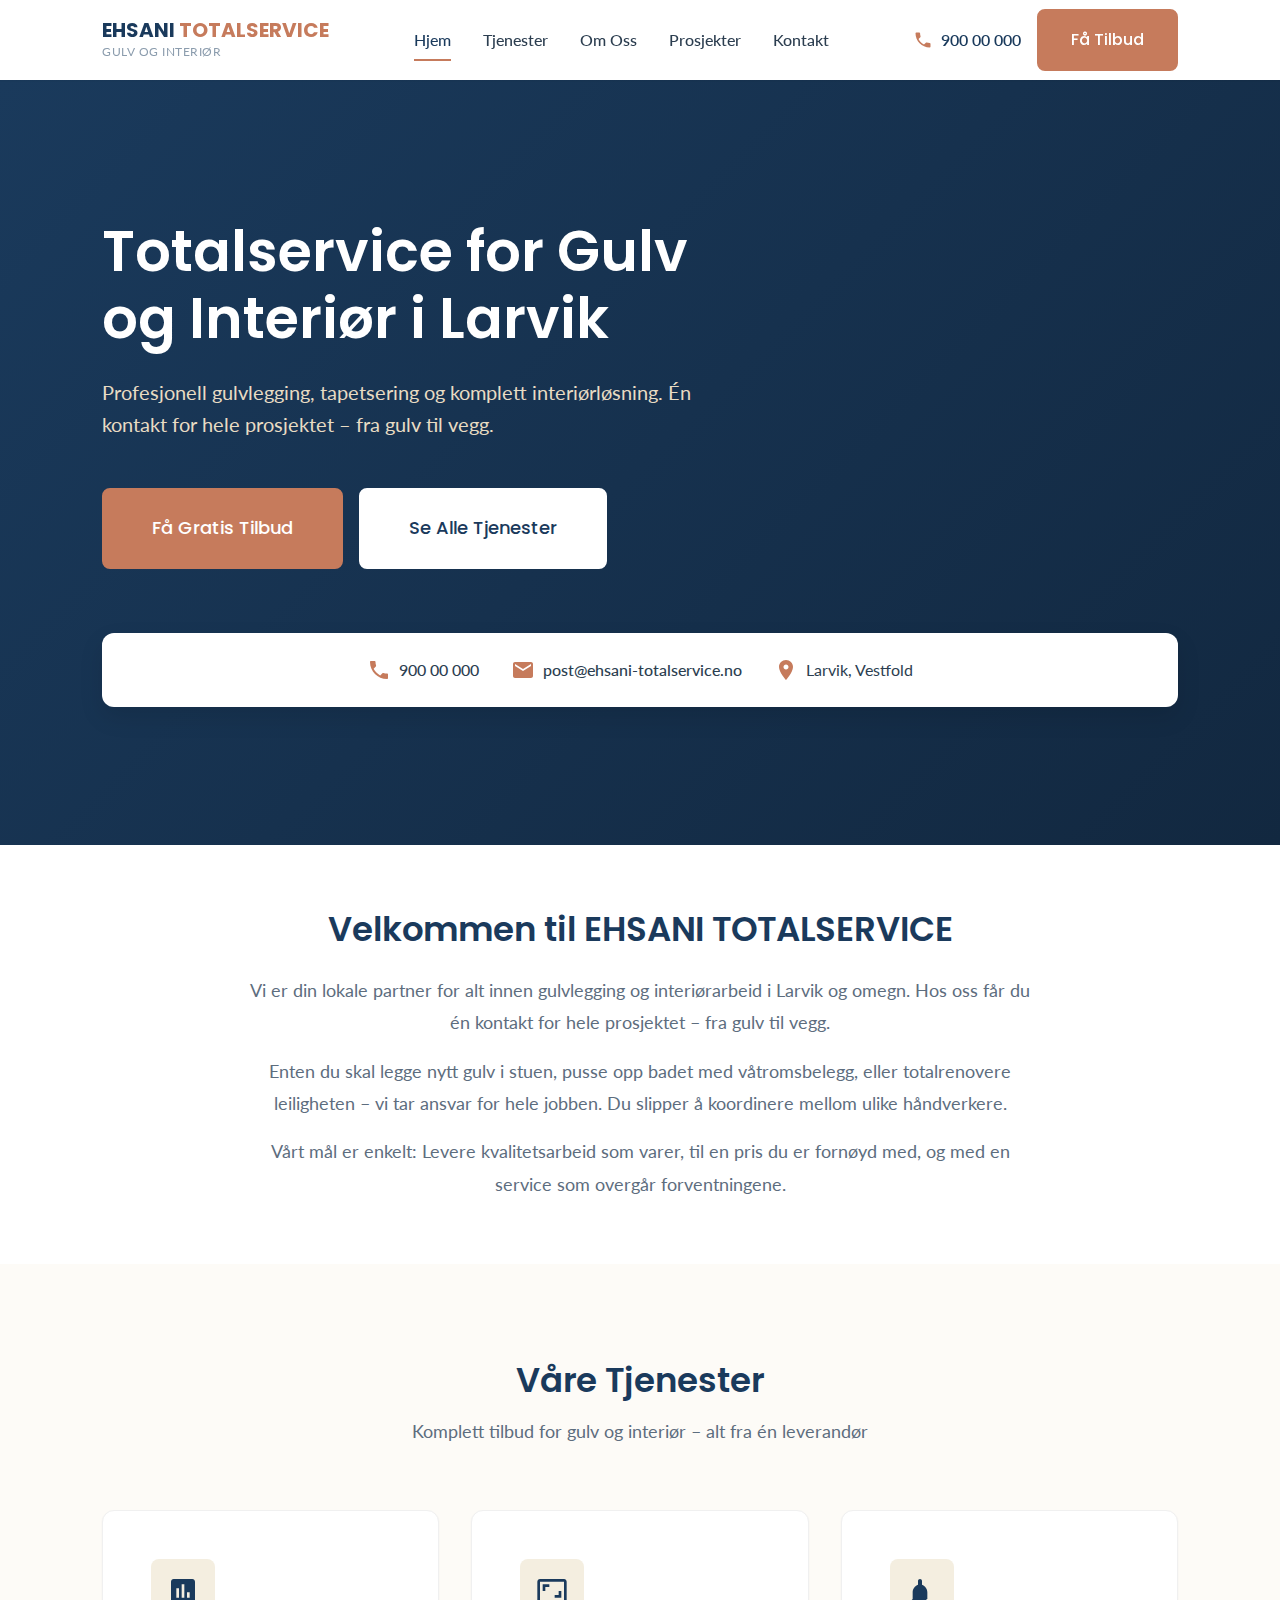
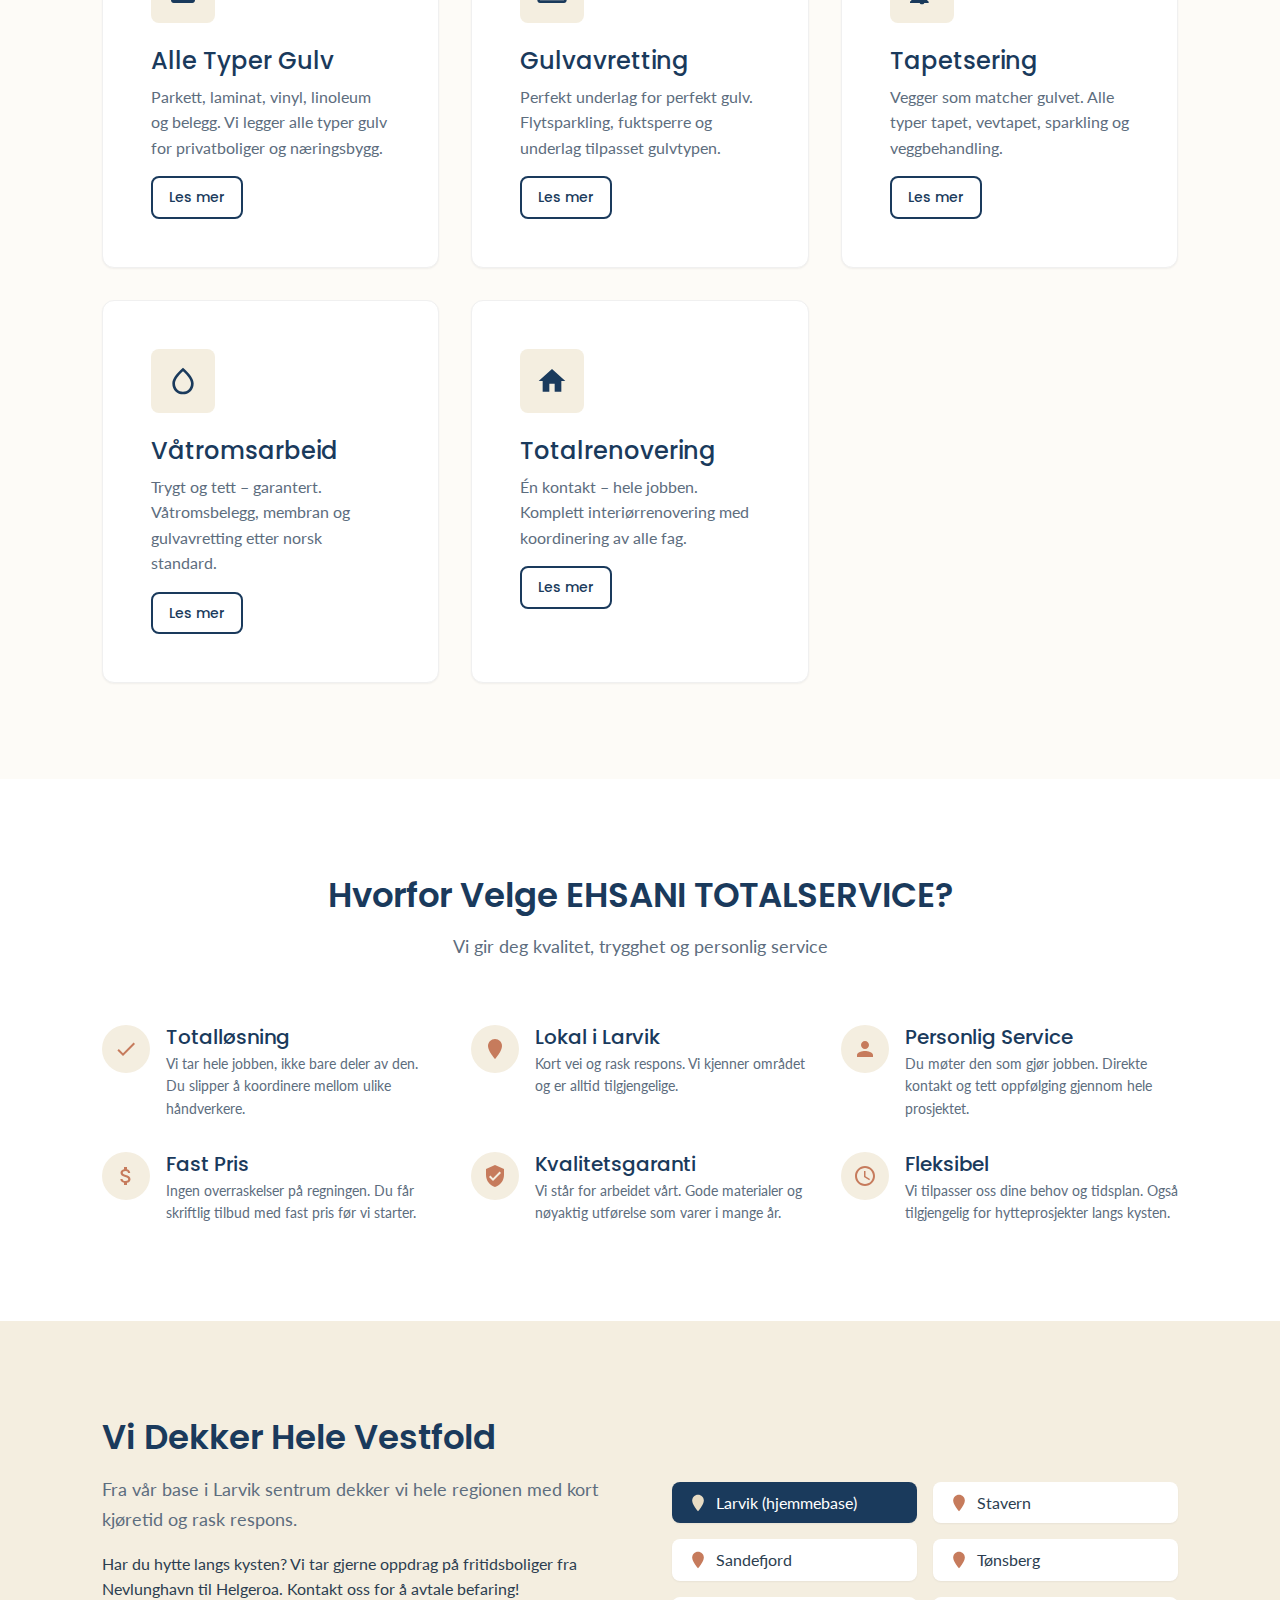
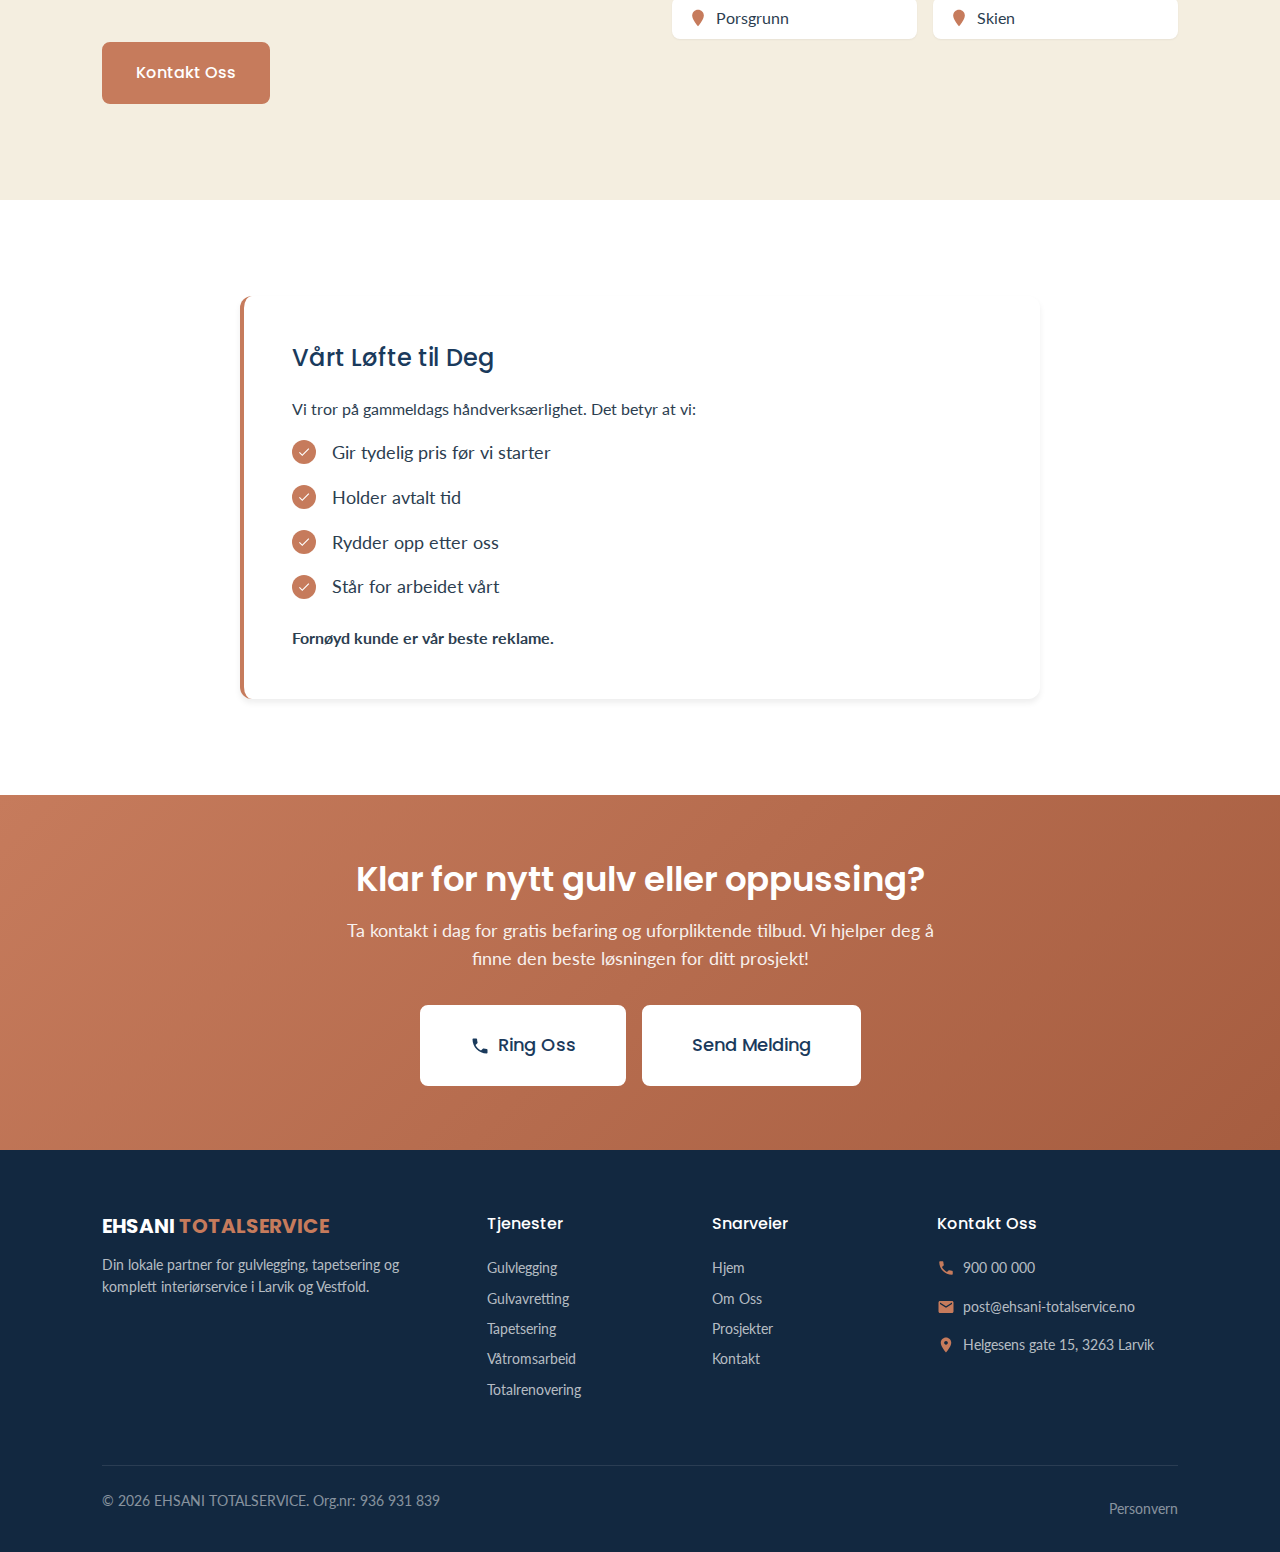
<file: index.html>
<!DOCTYPE html>
<html lang="nb">
<head>
    <meta charset="UTF-8">
    <meta name="viewport" content="width=device-width, initial-scale=1.0">
    <meta http-equiv="X-UA-Compatible" content="IE=edge">

    <!-- SEO Meta Tags -->
    <title>Gulvlegger Larvik | EHSANI TOTALSERVICE - Gulv, Tapetsering, Interiør</title>
    <meta name="description" content="Profesjonell gulvlegger i Larvik. Totalservice for gulv, tapetsering og interiør. Parkett, laminat, vinyl, våtrom. Gratis befaring i Vestfold!">
    <meta name="keywords" content="gulvlegger larvik, gulvlegging larvik, parkett larvik, vinyl gulv, tapetsering, våtrom, totalservice interiør">
    <meta name="author" content="EHSANI TOTALSERVICE">
    <meta name="robots" content="index, follow">

    <!-- Open Graph -->
    <meta property="og:title" content="EHSANI TOTALSERVICE - Gulvlegger i Larvik">
    <meta property="og:description" content="Profesjonell gulvlegging, tapetsering og interiørservice i Larvik og Vestfold. Gratis befaring!">
    <meta property="og:type" content="website">
    <meta property="og:url" content="https://ehsani-totalservice.no">
    <meta property="og:locale" content="nb_NO">

    <!-- Favicon -->
    <link rel="icon" type="image/x-icon" href="favicon.ico">

    <!-- Google Fonts -->
    <link rel="preconnect" href="https://fonts.googleapis.com">
    <link rel="preconnect" href="https://fonts.gstatic.com" crossorigin>
    <link href="https://fonts.googleapis.com/css2?family=Lato:wght@400;700&family=Poppins:wght@500;600;700&display=swap" rel="stylesheet">

    <!-- Stylesheets -->
    <link rel="stylesheet" href="css/style.css">
    <link rel="stylesheet" href="css/responsive.css">

    <!-- Schema.org Markup -->
    <script type="application/ld+json">
    {
        "@context": "https://schema.org",
        "@type": "HomeAndConstructionBusiness",
        "name": "EHSANI TOTALSERVICE",
        "description": "Profesjonell gulvlegger og interiørspesialist i Larvik. Totalservice for gulv, tapetsering og komplett interiørløsning i Vestfold.",
        "@id": "https://ehsani-totalservice.no",
        "url": "https://ehsani-totalservice.no",
        "telephone": "+4790000000",
        "email": "post@ehsani-totalservice.no",
        "address": {
            "@type": "PostalAddress",
            "streetAddress": "Helgesens gate 15",
            "addressLocality": "Larvik",
            "postalCode": "3263",
            "addressCountry": "NO"
        },
        "geo": {
            "@type": "GeoCoordinates",
            "latitude": 59.0527,
            "longitude": 10.0267
        },
        "areaServed": ["Larvik", "Sandefjord", "Stavern", "Tønsberg", "Porsgrunn", "Skien", "Vestfold", "Telemark"],
        "priceRange": "$$",
        "openingHoursSpecification": {
            "@type": "OpeningHoursSpecification",
            "dayOfWeek": ["Monday", "Tuesday", "Wednesday", "Thursday", "Friday"],
            "opens": "07:00",
            "closes": "16:00"
        }
    }
    </script>
</head>
<body>
    <!-- Header -->
    <header class="header">
        <div class="container">
            <div class="header-inner">
                <a href="index.html" class="logo">
                    <div>
                        <div class="logo-text">EHSANI <span>TOTALSERVICE</span></div>
                        <div class="logo-tagline">Gulv og Interiør</div>
                    </div>
                </a>

                <nav class="nav-main" aria-label="Hovednavigasjon">
                    <a href="index.html" class="active">Hjem</a>
                    <a href="tjenester.html">Tjenester</a>
                    <a href="om-oss.html">Om Oss</a>
                    <a href="prosjekter.html">Prosjekter</a>
                    <a href="kontakt.html">Kontakt</a>
                </nav>

                <div class="header-cta">
                    <a href="tel:+4790000000" class="header-phone">
                        <svg xmlns="http://www.w3.org/2000/svg" viewBox="0 0 24 24" fill="currentColor">
                            <path d="M6.62 10.79c1.44 2.83 3.76 5.14 6.59 6.59l2.2-2.2c.27-.27.67-.36 1.02-.24 1.12.37 2.33.57 3.57.57.55 0 1 .45 1 1V20c0 .55-.45 1-1 1-9.39 0-17-7.61-17-17 0-.55.45-1 1-1h3.5c.55 0 1 .45 1 1 0 1.25.2 2.45.57 3.57.11.35.03.74-.25 1.02l-2.2 2.2z"/>
                        </svg>
                        <span>900 00 000</span>
                    </a>
                    <a href="kontakt.html" class="btn btn-primary">Få Tilbud</a>
                </div>

                <button class="menu-toggle" aria-label="Meny" aria-expanded="false">
                    <span></span>
                    <span></span>
                    <span></span>
                </button>
            </div>
        </div>
    </header>

    <!-- Hero Section -->
    <section class="hero">
        <div class="hero-bg" style="background-image: url('https://images.unsplash.com/photo-1600585154340-be6161a56a0c?w=1920&q=80');"></div>
        <div class="container">
            <div class="hero-content">
                <h1>Totalservice for Gulv og Interiør i Larvik</h1>
                <p class="hero-subtitle">Profesjonell gulvlegging, tapetsering og komplett interiørløsning. Én kontakt for hele prosjektet – fra gulv til vegg.</p>
                <div class="hero-buttons">
                    <a href="kontakt.html" class="btn btn-primary btn-lg">Få Gratis Tilbud</a>
                    <a href="tjenester.html" class="btn btn-white btn-lg">Se Alle Tjenester</a>
                </div>
            </div>

            <div class="quick-contact">
                <div class="quick-contact-item">
                    <svg xmlns="http://www.w3.org/2000/svg" viewBox="0 0 24 24" fill="currentColor">
                        <path d="M6.62 10.79c1.44 2.83 3.76 5.14 6.59 6.59l2.2-2.2c.27-.27.67-.36 1.02-.24 1.12.37 2.33.57 3.57.57.55 0 1 .45 1 1V20c0 .55-.45 1-1 1-9.39 0-17-7.61-17-17 0-.55.45-1 1-1h3.5c.55 0 1 .45 1 1 0 1.25.2 2.45.57 3.57.11.35.03.74-.25 1.02l-2.2 2.2z"/>
                    </svg>
                    <a href="tel:+4790000000">900 00 000</a>
                </div>
                <div class="quick-contact-item">
                    <svg xmlns="http://www.w3.org/2000/svg" viewBox="0 0 24 24" fill="currentColor">
                        <path d="M20 4H4c-1.1 0-2 .9-2 2v12c0 1.1.9 2 2 2h16c1.1 0 2-.9 2-2V6c0-1.1-.9-2-2-2zm0 4l-8 5-8-5V6l8 5 8-5v2z"/>
                    </svg>
                    <a href="mailto:post@ehsani-totalservice.no">post@ehsani-totalservice.no</a>
                </div>
                <div class="quick-contact-item">
                    <svg xmlns="http://www.w3.org/2000/svg" viewBox="0 0 24 24" fill="currentColor">
                        <path d="M12 2C8.13 2 5 5.13 5 9c0 5.25 7 13 7 13s7-7.75 7-13c0-3.87-3.13-7-7-7zm0 9.5c-1.38 0-2.5-1.12-2.5-2.5s1.12-2.5 2.5-2.5 2.5 1.12 2.5 2.5-1.12 2.5-2.5 2.5z"/>
                    </svg>
                    <span>Larvik, Vestfold</span>
                </div>
            </div>
        </div>
    </section>

    <!-- Intro Section -->
    <section class="intro-section bg-white">
        <div class="container">
            <div class="intro-text">
                <h2>Velkommen til EHSANI TOTALSERVICE</h2>
                <p>Vi er din lokale partner for alt innen gulvlegging og interiørarbeid i Larvik og omegn. Hos oss får du én kontakt for hele prosjektet – fra gulv til vegg.</p>
                <p>Enten du skal legge nytt gulv i stuen, pusse opp badet med våtromsbelegg, eller totalrenovere leiligheten – vi tar ansvar for hele jobben. Du slipper å koordinere mellom ulike håndverkere.</p>
                <p>Vårt mål er enkelt: Levere kvalitetsarbeid som varer, til en pris du er fornøyd med, og med en service som overgår forventningene.</p>
            </div>
        </div>
    </section>

    <!-- Services Section -->
    <section class="section bg-light">
        <div class="container">
            <div class="section-header">
                <h2>Våre Tjenester</h2>
                <p>Komplett tilbud for gulv og interiør – alt fra én leverandør</p>
            </div>

            <div class="services-grid">
                <!-- Service 1: Gulvlegging -->
                <div class="service-card">
                    <div class="service-icon">
                        <svg xmlns="http://www.w3.org/2000/svg" viewBox="0 0 24 24" fill="currentColor">
                            <path d="M19 3H5c-1.1 0-2 .9-2 2v14c0 1.1.9 2 2 2h14c1.1 0 2-.9 2-2V5c0-1.1-.9-2-2-2zM9 17H7v-7h2v7zm4 0h-2V7h2v10zm4 0h-2v-4h2v4z"/>
                        </svg>
                    </div>
                    <h3>Alle Typer Gulv</h3>
                    <p>Parkett, laminat, vinyl, linoleum og belegg. Vi legger alle typer gulv for privatboliger og næringsbygg.</p>
                    <a href="tjenester.html#gulvlegging" class="btn btn-secondary btn-sm">Les mer</a>
                </div>

                <!-- Service 2: Gulvavretting -->
                <div class="service-card">
                    <div class="service-icon">
                        <svg xmlns="http://www.w3.org/2000/svg" viewBox="0 0 24 24" fill="currentColor">
                            <path d="M19 12h-2v3h-3v2h5v-5zM7 9h3V7H5v5h2V9zm14-6H3c-1.1 0-2 .9-2 2v14c0 1.1.9 2 2 2h18c1.1 0 2-.9 2-2V5c0-1.1-.9-2-2-2zm0 16.01H3V4.99h18v14.02z"/>
                        </svg>
                    </div>
                    <h3>Gulvavretting</h3>
                    <p>Perfekt underlag for perfekt gulv. Flytsparkling, fuktsperre og underlag tilpasset gulvtypen.</p>
                    <a href="tjenester.html#gulvavretting" class="btn btn-secondary btn-sm">Les mer</a>
                </div>

                <!-- Service 3: Tapetsering -->
                <div class="service-card">
                    <div class="service-icon">
                        <svg xmlns="http://www.w3.org/2000/svg" viewBox="0 0 24 24" fill="currentColor">
                            <path d="M12 22c1.1 0 2-.9 2-2h-4c0 1.1.89 2 2 2zm4-4v-5c0-2.65-1.68-4.86-4-5.71V4.5c0-.83-.67-1.5-1.5-1.5S9 3.67 9 4.5v2.79C6.68 8.14 5 10.35 5 13v5l-2 2v1h14v-1l-2-2z"/>
                        </svg>
                    </div>
                    <h3>Tapetsering</h3>
                    <p>Vegger som matcher gulvet. Alle typer tapet, vevtapet, sparkling og veggbehandling.</p>
                    <a href="tjenester.html#tapetsering" class="btn btn-secondary btn-sm">Les mer</a>
                </div>

                <!-- Service 4: Våtrom -->
                <div class="service-card">
                    <div class="service-icon">
                        <svg xmlns="http://www.w3.org/2000/svg" viewBox="0 0 24 24" fill="currentColor">
                            <path d="M12 2c-5.33 4.55-8 8.48-8 11.8 0 4.98 3.8 8.2 8 8.2s8-3.22 8-8.2c0-3.32-2.67-7.25-8-11.8zm0 18c-3.35 0-6-2.57-6-6.2 0-2.34 1.95-5.44 6-9.14 4.05 3.7 6 6.79 6 9.14 0 3.63-2.65 6.2-6 6.2z"/>
                        </svg>
                    </div>
                    <h3>Våtromsarbeid</h3>
                    <p>Trygt og tett – garantert. Våtromsbelegg, membran og gulvavretting etter norsk standard.</p>
                    <a href="tjenester.html#vatrom" class="btn btn-secondary btn-sm">Les mer</a>
                </div>

                <!-- Service 5: Totalrenovering -->
                <div class="service-card">
                    <div class="service-icon">
                        <svg xmlns="http://www.w3.org/2000/svg" viewBox="0 0 24 24" fill="currentColor">
                            <path d="M10 20v-6h4v6h5v-8h3L12 3 2 12h3v8z"/>
                        </svg>
                    </div>
                    <h3>Totalrenovering</h3>
                    <p>Én kontakt – hele jobben. Komplett interiørrenovering med koordinering av alle fag.</p>
                    <a href="tjenester.html#totalrenovering" class="btn btn-secondary btn-sm">Les mer</a>
                </div>
            </div>
        </div>
    </section>

    <!-- Why Choose Us Section -->
    <section class="section bg-white">
        <div class="container">
            <div class="section-header">
                <h2>Hvorfor Velge EHSANI TOTALSERVICE?</h2>
                <p>Vi gir deg kvalitet, trygghet og personlig service</p>
            </div>

            <div class="features-grid">
                <div class="feature-item">
                    <div class="feature-icon">
                        <svg xmlns="http://www.w3.org/2000/svg" viewBox="0 0 24 24" fill="currentColor">
                            <path d="M9 16.17L4.83 12l-1.42 1.41L9 19 21 7l-1.41-1.41L9 16.17z"/>
                        </svg>
                    </div>
                    <div class="feature-content">
                        <h4>Totalløsning</h4>
                        <p>Vi tar hele jobben, ikke bare deler av den. Du slipper å koordinere mellom ulike håndverkere.</p>
                    </div>
                </div>

                <div class="feature-item">
                    <div class="feature-icon">
                        <svg xmlns="http://www.w3.org/2000/svg" viewBox="0 0 24 24" fill="currentColor">
                            <path d="M12 2C8.13 2 5 5.13 5 9c0 5.25 7 13 7 13s7-7.75 7-13c0-3.87-3.13-7-7-7z"/>
                        </svg>
                    </div>
                    <div class="feature-content">
                        <h4>Lokal i Larvik</h4>
                        <p>Kort vei og rask respons. Vi kjenner området og er alltid tilgjengelige.</p>
                    </div>
                </div>

                <div class="feature-item">
                    <div class="feature-icon">
                        <svg xmlns="http://www.w3.org/2000/svg" viewBox="0 0 24 24" fill="currentColor">
                            <path d="M12 12c2.21 0 4-1.79 4-4s-1.79-4-4-4-4 1.79-4 4 1.79 4 4 4zm0 2c-2.67 0-8 1.34-8 4v2h16v-2c0-2.66-5.33-4-8-4z"/>
                        </svg>
                    </div>
                    <div class="feature-content">
                        <h4>Personlig Service</h4>
                        <p>Du møter den som gjør jobben. Direkte kontakt og tett oppfølging gjennom hele prosjektet.</p>
                    </div>
                </div>

                <div class="feature-item">
                    <div class="feature-icon">
                        <svg xmlns="http://www.w3.org/2000/svg" viewBox="0 0 24 24" fill="currentColor">
                            <path d="M11.8 10.9c-2.27-.59-3-1.2-3-2.15 0-1.09 1.01-1.85 2.7-1.85 1.78 0 2.44.85 2.5 2.1h2.21c-.07-1.72-1.12-3.3-3.21-3.81V3h-3v2.16c-1.94.42-3.5 1.68-3.5 3.61 0 2.31 1.91 3.46 4.7 4.13 2.5.6 3 1.48 3 2.41 0 .69-.49 1.79-2.7 1.79-2.06 0-2.87-.92-2.98-2.1h-2.2c.12 2.19 1.76 3.42 3.68 3.83V21h3v-2.15c1.95-.37 3.5-1.5 3.5-3.55 0-2.84-2.43-3.81-4.7-4.4z"/>
                        </svg>
                    </div>
                    <div class="feature-content">
                        <h4>Fast Pris</h4>
                        <p>Ingen overraskelser på regningen. Du får skriftlig tilbud med fast pris før vi starter.</p>
                    </div>
                </div>

                <div class="feature-item">
                    <div class="feature-icon">
                        <svg xmlns="http://www.w3.org/2000/svg" viewBox="0 0 24 24" fill="currentColor">
                            <path d="M12 1L3 5v6c0 5.55 3.84 10.74 9 12 5.16-1.26 9-6.45 9-12V5l-9-4zm-2 16l-4-4 1.41-1.41L10 14.17l6.59-6.59L18 9l-8 8z"/>
                        </svg>
                    </div>
                    <div class="feature-content">
                        <h4>Kvalitetsgaranti</h4>
                        <p>Vi står for arbeidet vårt. Gode materialer og nøyaktig utførelse som varer i mange år.</p>
                    </div>
                </div>

                <div class="feature-item">
                    <div class="feature-icon">
                        <svg xmlns="http://www.w3.org/2000/svg" viewBox="0 0 24 24" fill="currentColor">
                            <path d="M11.99 2C6.47 2 2 6.48 2 12s4.47 10 9.99 10C17.52 22 22 17.52 22 12S17.52 2 11.99 2zM12 20c-4.42 0-8-3.58-8-8s3.58-8 8-8 8 3.58 8 8-3.58 8-8 8zm.5-13H11v6l5.25 3.15.75-1.23-4.5-2.67z"/>
                        </svg>
                    </div>
                    <div class="feature-content">
                        <h4>Fleksibel</h4>
                        <p>Vi tilpasser oss dine behov og tidsplan. Også tilgjengelig for hytteprosjekter langs kysten.</p>
                    </div>
                </div>
            </div>
        </div>
    </section>

    <!-- Service Area Section -->
    <section class="section bg-accent">
        <div class="container">
            <div class="service-area">
                <div class="service-area-content">
                    <h2>Vi Dekker Hele Vestfold</h2>
                    <p class="lead">Fra vår base i Larvik sentrum dekker vi hele regionen med kort kjøretid og rask respons.</p>
                    <p>Har du hytte langs kysten? Vi tar gjerne oppdrag på fritidsboliger fra Nevlunghavn til Helgeroa. Kontakt oss for å avtale befaring!</p>
                    <a href="kontakt.html" class="btn btn-primary mt-3">Kontakt Oss</a>
                </div>

                <div class="area-list">
                    <div class="area-item primary">
                        <svg xmlns="http://www.w3.org/2000/svg" viewBox="0 0 24 24" fill="currentColor">
                            <path d="M12 2C8.13 2 5 5.13 5 9c0 5.25 7 13 7 13s7-7.75 7-13c0-3.87-3.13-7-7-7z"/>
                        </svg>
                        <span>Larvik (hjemmebase)</span>
                    </div>
                    <div class="area-item">
                        <svg xmlns="http://www.w3.org/2000/svg" viewBox="0 0 24 24" fill="currentColor">
                            <path d="M12 2C8.13 2 5 5.13 5 9c0 5.25 7 13 7 13s7-7.75 7-13c0-3.87-3.13-7-7-7z"/>
                        </svg>
                        <span>Stavern</span>
                    </div>
                    <div class="area-item">
                        <svg xmlns="http://www.w3.org/2000/svg" viewBox="0 0 24 24" fill="currentColor">
                            <path d="M12 2C8.13 2 5 5.13 5 9c0 5.25 7 13 7 13s7-7.75 7-13c0-3.87-3.13-7-7-7z"/>
                        </svg>
                        <span>Sandefjord</span>
                    </div>
                    <div class="area-item">
                        <svg xmlns="http://www.w3.org/2000/svg" viewBox="0 0 24 24" fill="currentColor">
                            <path d="M12 2C8.13 2 5 5.13 5 9c0 5.25 7 13 7 13s7-7.75 7-13c0-3.87-3.13-7-7-7z"/>
                        </svg>
                        <span>Tønsberg</span>
                    </div>
                    <div class="area-item">
                        <svg xmlns="http://www.w3.org/2000/svg" viewBox="0 0 24 24" fill="currentColor">
                            <path d="M12 2C8.13 2 5 5.13 5 9c0 5.25 7 13 7 13s7-7.75 7-13c0-3.87-3.13-7-7-7z"/>
                        </svg>
                        <span>Porsgrunn</span>
                    </div>
                    <div class="area-item">
                        <svg xmlns="http://www.w3.org/2000/svg" viewBox="0 0 24 24" fill="currentColor">
                            <path d="M12 2C8.13 2 5 5.13 5 9c0 5.25 7 13 7 13s7-7.75 7-13c0-3.87-3.13-7-7-7z"/>
                        </svg>
                        <span>Skien</span>
                    </div>
                </div>
            </div>
        </div>
    </section>

    <!-- Trust/Promise Section -->
    <section class="section bg-white">
        <div class="container">
            <div class="promise-box">
                <h3>Vårt Løfte til Deg</h3>
                <p>Vi tror på gammeldags håndverksærlighet. Det betyr at vi:</p>
                <ul class="promise-list">
                    <li>Gir tydelig pris før vi starter</li>
                    <li>Holder avtalt tid</li>
                    <li>Rydder opp etter oss</li>
                    <li>Står for arbeidet vårt</li>
                </ul>
                <p class="mt-3"><strong>Fornøyd kunde er vår beste reklame.</strong></p>
            </div>
        </div>
    </section>

    <!-- CTA Section -->
    <section class="cta-section">
        <div class="container">
            <h2>Klar for nytt gulv eller oppussing?</h2>
            <p>Ta kontakt i dag for gratis befaring og uforpliktende tilbud. Vi hjelper deg å finne den beste løsningen for ditt prosjekt!</p>
            <div class="cta-buttons">
                <a href="tel:+4790000000" class="btn btn-white btn-lg">
                    <svg xmlns="http://www.w3.org/2000/svg" viewBox="0 0 24 24" fill="currentColor" width="20" height="20">
                        <path d="M6.62 10.79c1.44 2.83 3.76 5.14 6.59 6.59l2.2-2.2c.27-.27.67-.36 1.02-.24 1.12.37 2.33.57 3.57.57.55 0 1 .45 1 1V20c0 .55-.45 1-1 1-9.39 0-17-7.61-17-17 0-.55.45-1 1-1h3.5c.55 0 1 .45 1 1 0 1.25.2 2.45.57 3.57.11.35.03.74-.25 1.02l-2.2 2.2z"/>
                    </svg>
                    Ring Oss
                </a>
                <a href="kontakt.html" class="btn btn-secondary btn-lg" style="background: white; border-color: white;">Send Melding</a>
            </div>
        </div>
    </section>

    <!-- Footer -->
    <footer class="footer">
        <div class="container">
            <div class="footer-grid">
                <div class="footer-brand">
                    <div class="logo-text">EHSANI <span>TOTALSERVICE</span></div>
                    <p>Din lokale partner for gulvlegging, tapetsering og komplett interiørservice i Larvik og Vestfold.</p>
                </div>

                <div class="footer-nav">
                    <h4>Tjenester</h4>
                    <nav class="footer-links">
                        <a href="tjenester.html#gulvlegging">Gulvlegging</a>
                        <a href="tjenester.html#gulvavretting">Gulvavretting</a>
                        <a href="tjenester.html#tapetsering">Tapetsering</a>
                        <a href="tjenester.html#vatrom">Våtromsarbeid</a>
                        <a href="tjenester.html#totalrenovering">Totalrenovering</a>
                    </nav>
                </div>

                <div class="footer-nav">
                    <h4>Snarveier</h4>
                    <nav class="footer-links">
                        <a href="index.html">Hjem</a>
                        <a href="om-oss.html">Om Oss</a>
                        <a href="prosjekter.html">Prosjekter</a>
                        <a href="kontakt.html">Kontakt</a>
                    </nav>
                </div>

                <div class="footer-contact">
                    <h4>Kontakt Oss</h4>
                    <div class="footer-contact-item">
                        <svg xmlns="http://www.w3.org/2000/svg" viewBox="0 0 24 24" fill="currentColor">
                            <path d="M6.62 10.79c1.44 2.83 3.76 5.14 6.59 6.59l2.2-2.2c.27-.27.67-.36 1.02-.24 1.12.37 2.33.57 3.57.57.55 0 1 .45 1 1V20c0 .55-.45 1-1 1-9.39 0-17-7.61-17-17 0-.55.45-1 1-1h3.5c.55 0 1 .45 1 1 0 1.25.2 2.45.57 3.57.11.35.03.74-.25 1.02l-2.2 2.2z"/>
                        </svg>
                        <a href="tel:+4790000000">900 00 000</a>
                    </div>
                    <div class="footer-contact-item">
                        <svg xmlns="http://www.w3.org/2000/svg" viewBox="0 0 24 24" fill="currentColor">
                            <path d="M20 4H4c-1.1 0-2 .9-2 2v12c0 1.1.9 2 2 2h16c1.1 0 2-.9 2-2V6c0-1.1-.9-2-2-2zm0 4l-8 5-8-5V6l8 5 8-5v2z"/>
                        </svg>
                        <a href="mailto:post@ehsani-totalservice.no">post@ehsani-totalservice.no</a>
                    </div>
                    <div class="footer-contact-item">
                        <svg xmlns="http://www.w3.org/2000/svg" viewBox="0 0 24 24" fill="currentColor">
                            <path d="M12 2C8.13 2 5 5.13 5 9c0 5.25 7 13 7 13s7-7.75 7-13c0-3.87-3.13-7-7-7zm0 9.5c-1.38 0-2.5-1.12-2.5-2.5s1.12-2.5 2.5-2.5 2.5 1.12 2.5 2.5-1.12 2.5-2.5 2.5z"/>
                        </svg>
                        <span>Helgesens gate 15, 3263 Larvik</span>
                    </div>
                </div>
            </div>

            <div class="footer-bottom">
                <p>&copy; 2026 EHSANI TOTALSERVICE. Org.nr: 936 931 839</p>
                <div class="footer-legal">
                    <a href="#">Personvern</a>
                </div>
            </div>
        </div>
    </footer>

    <!-- JavaScript -->
    <script src="js/main.js"></script>
</body>
</html>
</file>
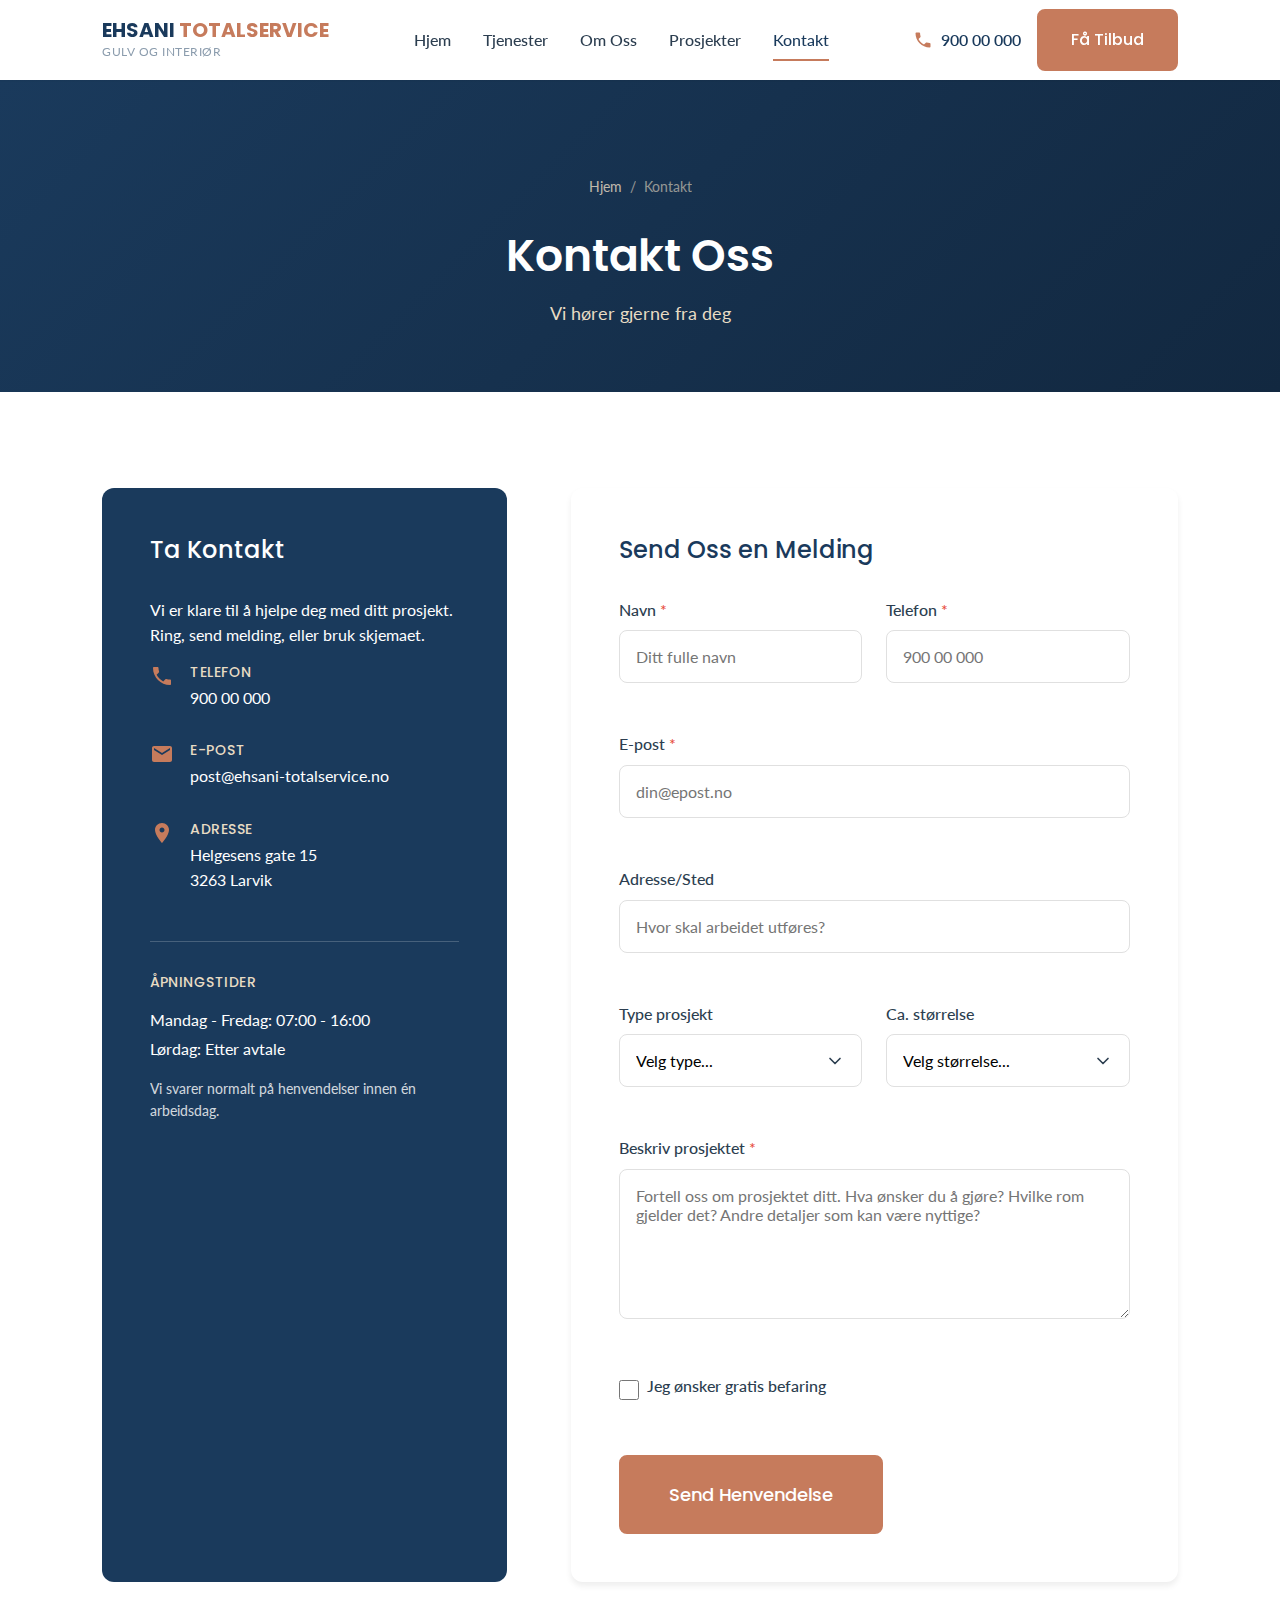
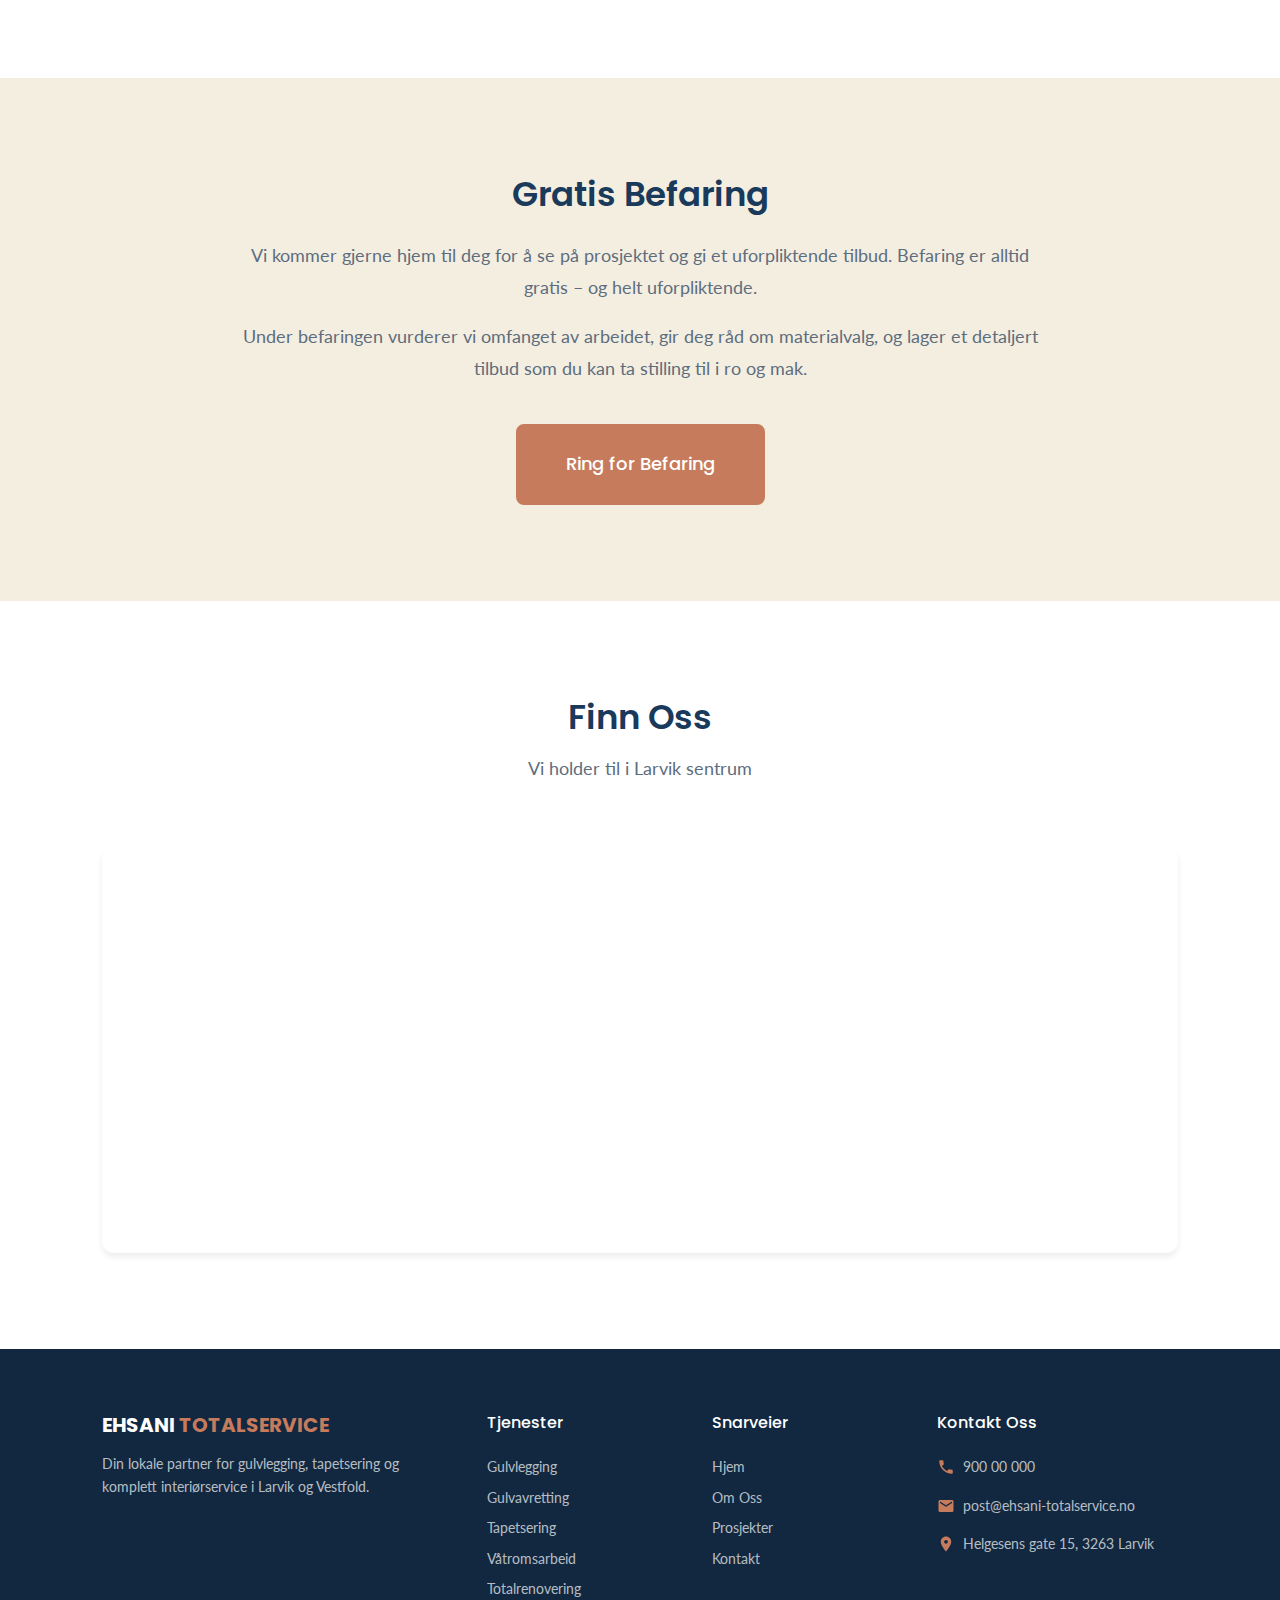
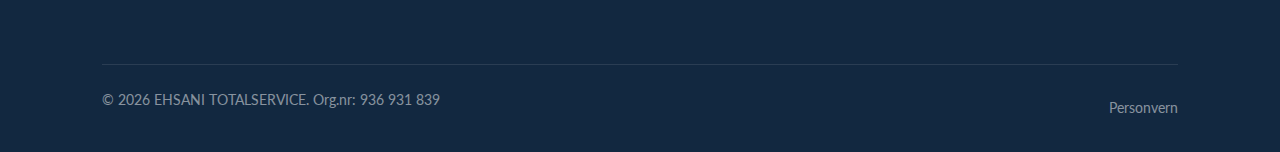
<file: kontakt.html>
<!DOCTYPE html>
<html lang="nb">
<head>
    <meta charset="UTF-8">
    <meta name="viewport" content="width=device-width, initial-scale=1.0">
    <meta http-equiv="X-UA-Compatible" content="IE=edge">

    <!-- SEO Meta Tags -->
    <title>Kontakt Gulvlegger Larvik | Gratis Tilbud | EHSANI TOTALSERVICE</title>
    <meta name="description" content="Kontakt EHSANI TOTALSERVICE for gulvlegging i Larvik, Sandefjord, Tønsberg. Gratis befaring. Ring eller send melding!">
    <meta name="keywords" content="kontakt gulvlegger, gratis tilbud, befaring, larvik, sandefjord, vestfold">
    <meta name="author" content="EHSANI TOTALSERVICE">
    <meta name="robots" content="index, follow">

    <!-- Open Graph -->
    <meta property="og:title" content="Kontakt | EHSANI TOTALSERVICE">
    <meta property="og:description" content="Kontakt oss for gratis befaring og tilbud på gulvlegging i Larvik og Vestfold.">
    <meta property="og:type" content="website">
    <meta property="og:url" content="https://ehsani-totalservice.no/kontakt">
    <meta property="og:locale" content="nb_NO">

    <!-- Favicon -->
    <link rel="icon" type="image/x-icon" href="favicon.ico">

    <!-- Google Fonts -->
    <link rel="preconnect" href="https://fonts.googleapis.com">
    <link rel="preconnect" href="https://fonts.gstatic.com" crossorigin>
    <link href="https://fonts.googleapis.com/css2?family=Lato:wght@400;700&family=Poppins:wght@500;600;700&display=swap" rel="stylesheet">

    <!-- Stylesheets -->
    <link rel="stylesheet" href="css/style.css">
    <link rel="stylesheet" href="css/responsive.css">
</head>
<body>
    <!-- Header -->
    <header class="header">
        <div class="container">
            <div class="header-inner">
                <a href="index.html" class="logo">
                    <div>
                        <div class="logo-text">EHSANI <span>TOTALSERVICE</span></div>
                        <div class="logo-tagline">Gulv og Interiør</div>
                    </div>
                </a>

                <nav class="nav-main" aria-label="Hovednavigasjon">
                    <a href="index.html">Hjem</a>
                    <a href="tjenester.html">Tjenester</a>
                    <a href="om-oss.html">Om Oss</a>
                    <a href="prosjekter.html">Prosjekter</a>
                    <a href="kontakt.html" class="active">Kontakt</a>
                </nav>

                <div class="header-cta">
                    <a href="tel:+4790000000" class="header-phone">
                        <svg xmlns="http://www.w3.org/2000/svg" viewBox="0 0 24 24" fill="currentColor">
                            <path d="M6.62 10.79c1.44 2.83 3.76 5.14 6.59 6.59l2.2-2.2c.27-.27.67-.36 1.02-.24 1.12.37 2.33.57 3.57.57.55 0 1 .45 1 1V20c0 .55-.45 1-1 1-9.39 0-17-7.61-17-17 0-.55.45-1 1-1h3.5c.55 0 1 .45 1 1 0 1.25.2 2.45.57 3.57.11.35.03.74-.25 1.02l-2.2 2.2z"/>
                        </svg>
                        <span>900 00 000</span>
                    </a>
                    <a href="kontakt.html" class="btn btn-primary">Få Tilbud</a>
                </div>

                <button class="menu-toggle" aria-label="Meny" aria-expanded="false">
                    <span></span>
                    <span></span>
                    <span></span>
                </button>
            </div>
        </div>
    </header>

    <!-- Page Header -->
    <section class="page-header">
        <div class="container">
            <nav class="breadcrumb" aria-label="Brødsmuler">
                <a href="index.html">Hjem</a>
                <span>/</span>
                <span>Kontakt</span>
            </nav>
            <h1>Kontakt Oss</h1>
            <p>Vi hører gjerne fra deg</p>
        </div>
    </section>

    <!-- Contact Section -->
    <section class="section bg-white">
        <div class="container">
            <div class="contact-section">
                <!-- Contact Info -->
                <div class="contact-info">
                    <h3>Ta Kontakt</h3>
                    <p>Vi er klare til å hjelpe deg med ditt prosjekt. Ring, send melding, eller bruk skjemaet.</p>

                    <div class="contact-info-item">
                        <svg xmlns="http://www.w3.org/2000/svg" viewBox="0 0 24 24" fill="currentColor">
                            <path d="M6.62 10.79c1.44 2.83 3.76 5.14 6.59 6.59l2.2-2.2c.27-.27.67-.36 1.02-.24 1.12.37 2.33.57 3.57.57.55 0 1 .45 1 1V20c0 .55-.45 1-1 1-9.39 0-17-7.61-17-17 0-.55.45-1 1-1h3.5c.55 0 1 .45 1 1 0 1.25.2 2.45.57 3.57.11.35.03.74-.25 1.02l-2.2 2.2z"/>
                        </svg>
                        <div>
                            <h4>Telefon</h4>
                            <p><a href="tel:+4790000000">900 00 000</a></p>
                        </div>
                    </div>

                    <div class="contact-info-item">
                        <svg xmlns="http://www.w3.org/2000/svg" viewBox="0 0 24 24" fill="currentColor">
                            <path d="M20 4H4c-1.1 0-2 .9-2 2v12c0 1.1.9 2 2 2h16c1.1 0 2-.9 2-2V6c0-1.1-.9-2-2-2zm0 4l-8 5-8-5V6l8 5 8-5v2z"/>
                        </svg>
                        <div>
                            <h4>E-post</h4>
                            <p><a href="mailto:post@ehsani-totalservice.no">post@ehsani-totalservice.no</a></p>
                        </div>
                    </div>

                    <div class="contact-info-item">
                        <svg xmlns="http://www.w3.org/2000/svg" viewBox="0 0 24 24" fill="currentColor">
                            <path d="M12 2C8.13 2 5 5.13 5 9c0 5.25 7 13 7 13s7-7.75 7-13c0-3.87-3.13-7-7-7zm0 9.5c-1.38 0-2.5-1.12-2.5-2.5s1.12-2.5 2.5-2.5 2.5 1.12 2.5 2.5-1.12 2.5-2.5 2.5z"/>
                        </svg>
                        <div>
                            <h4>Adresse</h4>
                            <p>Helgesens gate 15<br>3263 Larvik</p>
                        </div>
                    </div>

                    <div class="contact-hours">
                        <h4>Åpningstider</h4>
                        <p>Mandag - Fredag: 07:00 - 16:00</p>
                        <p>Lørdag: Etter avtale</p>
                        <p style="margin-top: var(--space-md); font-size: var(--text-sm); opacity: 0.8;">Vi svarer normalt på henvendelser innen én arbeidsdag.</p>
                    </div>
                </div>

                <!-- Contact Form -->
                <div class="contact-form">
                    <h3>Send Oss en Melding</h3>

                    <form id="contact-form">
                        <div class="form-grid">
                            <div class="form-group">
                                <label for="name">Navn <span class="required">*</span></label>
                                <input type="text" id="name" name="name" placeholder="Ditt fulle navn" required>
                            </div>

                            <div class="form-group">
                                <label for="phone">Telefon <span class="required">*</span></label>
                                <input type="tel" id="phone" name="phone" placeholder="900 00 000" required>
                            </div>

                            <div class="form-group full-width">
                                <label for="email">E-post <span class="required">*</span></label>
                                <input type="email" id="email" name="email" placeholder="din@epost.no" required>
                            </div>

                            <div class="form-group full-width">
                                <label for="address">Adresse/Sted</label>
                                <input type="text" id="address" name="address" placeholder="Hvor skal arbeidet utføres?">
                            </div>

                            <div class="form-group">
                                <label for="project-type">Type prosjekt</label>
                                <select id="project-type" name="projectType">
                                    <option value="">Velg type...</option>
                                    <option value="gulvlegging">Gulvlegging</option>
                                    <option value="gulvavretting">Gulvavretting</option>
                                    <option value="tapetsering">Tapetsering</option>
                                    <option value="vatrom">Våtromsarbeid</option>
                                    <option value="totalrenovering">Totalrenovering</option>
                                    <option value="annet">Annet</option>
                                </select>
                            </div>

                            <div class="form-group">
                                <label for="project-size">Ca. størrelse</label>
                                <select id="project-size" name="projectSize">
                                    <option value="">Velg størrelse...</option>
                                    <option value="lite">Lite (ett rom)</option>
                                    <option value="middels">Middels (flere rom)</option>
                                    <option value="stort">Stort (hel leilighet/hus)</option>
                                    <option value="hytte">Hytte/fritidsbolig</option>
                                </select>
                            </div>

                            <div class="form-group full-width">
                                <label for="description">Beskriv prosjektet <span class="required">*</span></label>
                                <textarea id="description" name="description" rows="5" placeholder="Fortell oss om prosjektet ditt. Hva ønsker du å gjøre? Hvilke rom gjelder det? Andre detaljer som kan være nyttige?" required></textarea>
                            </div>

                            <div class="form-group full-width">
                                <div class="checkbox-group">
                                    <input type="checkbox" id="site-visit" name="siteVisit">
                                    <label for="site-visit">Jeg ønsker gratis befaring</label>
                                </div>
                            </div>
                        </div>

                        <div class="form-submit">
                            <button type="submit" class="btn btn-primary btn-lg">Send Henvendelse</button>
                        </div>

                        <div id="form-message" class="form-message"></div>
                    </form>
                </div>
            </div>
        </div>
    </section>

    <!-- Free Quote Section -->
    <section class="section bg-accent">
        <div class="container">
            <div class="intro-text">
                <h2>Gratis Befaring</h2>
                <p>Vi kommer gjerne hjem til deg for å se på prosjektet og gi et uforpliktende tilbud. Befaring er alltid gratis – og helt uforpliktende.</p>
                <p>Under befaringen vurderer vi omfanget av arbeidet, gir deg råd om materialvalg, og lager et detaljert tilbud som du kan ta stilling til i ro og mak.</p>
                <a href="tel:+4790000000" class="btn btn-primary btn-lg mt-3">Ring for Befaring</a>
            </div>
        </div>
    </section>

    <!-- Map Section -->
    <section class="section bg-white">
        <div class="container">
            <div class="section-header">
                <h2>Finn Oss</h2>
                <p>Vi holder til i Larvik sentrum</p>
            </div>

            <div class="map-container">
                <iframe
                    src="https://www.google.com/maps/embed?pb=!1m18!1m12!1m3!1d2059.4893824762396!2d10.024577!3d59.053389!2m3!1f0!2f0!3f0!3m2!1i1024!2i768!4f13.1!3m3!1m2!1s0x4646c3d5c5555555%3A0x5555555555555555!2sHelgesens%20gate%2015%2C%203263%20Larvik!5e0!3m2!1sno!2sno!4v1705000000000!5m2!1sno!2sno"
                    width="100%"
                    height="400"
                    style="border:0;"
                    allowfullscreen=""
                    loading="lazy"
                    referrerpolicy="no-referrer-when-downgrade"
                    title="EHSANI TOTALSERVICE lokasjon på kart">
                </iframe>
            </div>
        </div>
    </section>

    <!-- Footer -->
    <footer class="footer">
        <div class="container">
            <div class="footer-grid">
                <div class="footer-brand">
                    <div class="logo-text">EHSANI <span>TOTALSERVICE</span></div>
                    <p>Din lokale partner for gulvlegging, tapetsering og komplett interiørservice i Larvik og Vestfold.</p>
                </div>

                <div class="footer-nav">
                    <h4>Tjenester</h4>
                    <nav class="footer-links">
                        <a href="tjenester.html#gulvlegging">Gulvlegging</a>
                        <a href="tjenester.html#gulvavretting">Gulvavretting</a>
                        <a href="tjenester.html#tapetsering">Tapetsering</a>
                        <a href="tjenester.html#vatrom">Våtromsarbeid</a>
                        <a href="tjenester.html#totalrenovering">Totalrenovering</a>
                    </nav>
                </div>

                <div class="footer-nav">
                    <h4>Snarveier</h4>
                    <nav class="footer-links">
                        <a href="index.html">Hjem</a>
                        <a href="om-oss.html">Om Oss</a>
                        <a href="prosjekter.html">Prosjekter</a>
                        <a href="kontakt.html">Kontakt</a>
                    </nav>
                </div>

                <div class="footer-contact">
                    <h4>Kontakt Oss</h4>
                    <div class="footer-contact-item">
                        <svg xmlns="http://www.w3.org/2000/svg" viewBox="0 0 24 24" fill="currentColor">
                            <path d="M6.62 10.79c1.44 2.83 3.76 5.14 6.59 6.59l2.2-2.2c.27-.27.67-.36 1.02-.24 1.12.37 2.33.57 3.57.57.55 0 1 .45 1 1V20c0 .55-.45 1-1 1-9.39 0-17-7.61-17-17 0-.55.45-1 1-1h3.5c.55 0 1 .45 1 1 0 1.25.2 2.45.57 3.57.11.35.03.74-.25 1.02l-2.2 2.2z"/>
                        </svg>
                        <a href="tel:+4790000000">900 00 000</a>
                    </div>
                    <div class="footer-contact-item">
                        <svg xmlns="http://www.w3.org/2000/svg" viewBox="0 0 24 24" fill="currentColor">
                            <path d="M20 4H4c-1.1 0-2 .9-2 2v12c0 1.1.9 2 2 2h16c1.1 0 2-.9 2-2V6c0-1.1-.9-2-2-2zm0 4l-8 5-8-5V6l8 5 8-5v2z"/>
                        </svg>
                        <a href="mailto:post@ehsani-totalservice.no">post@ehsani-totalservice.no</a>
                    </div>
                    <div class="footer-contact-item">
                        <svg xmlns="http://www.w3.org/2000/svg" viewBox="0 0 24 24" fill="currentColor">
                            <path d="M12 2C8.13 2 5 5.13 5 9c0 5.25 7 13 7 13s7-7.75 7-13c0-3.87-3.13-7-7-7zm0 9.5c-1.38 0-2.5-1.12-2.5-2.5s1.12-2.5 2.5-2.5 2.5 1.12 2.5 2.5-1.12 2.5-2.5 2.5z"/>
                        </svg>
                        <span>Helgesens gate 15, 3263 Larvik</span>
                    </div>
                </div>
            </div>

            <div class="footer-bottom">
                <p>&copy; 2026 EHSANI TOTALSERVICE. Org.nr: 936 931 839</p>
                <div class="footer-legal">
                    <a href="#">Personvern</a>
                </div>
            </div>
        </div>
    </footer>

    <!-- JavaScript -->
    <script src="js/main.js"></script>
</body>
</html>
</file>
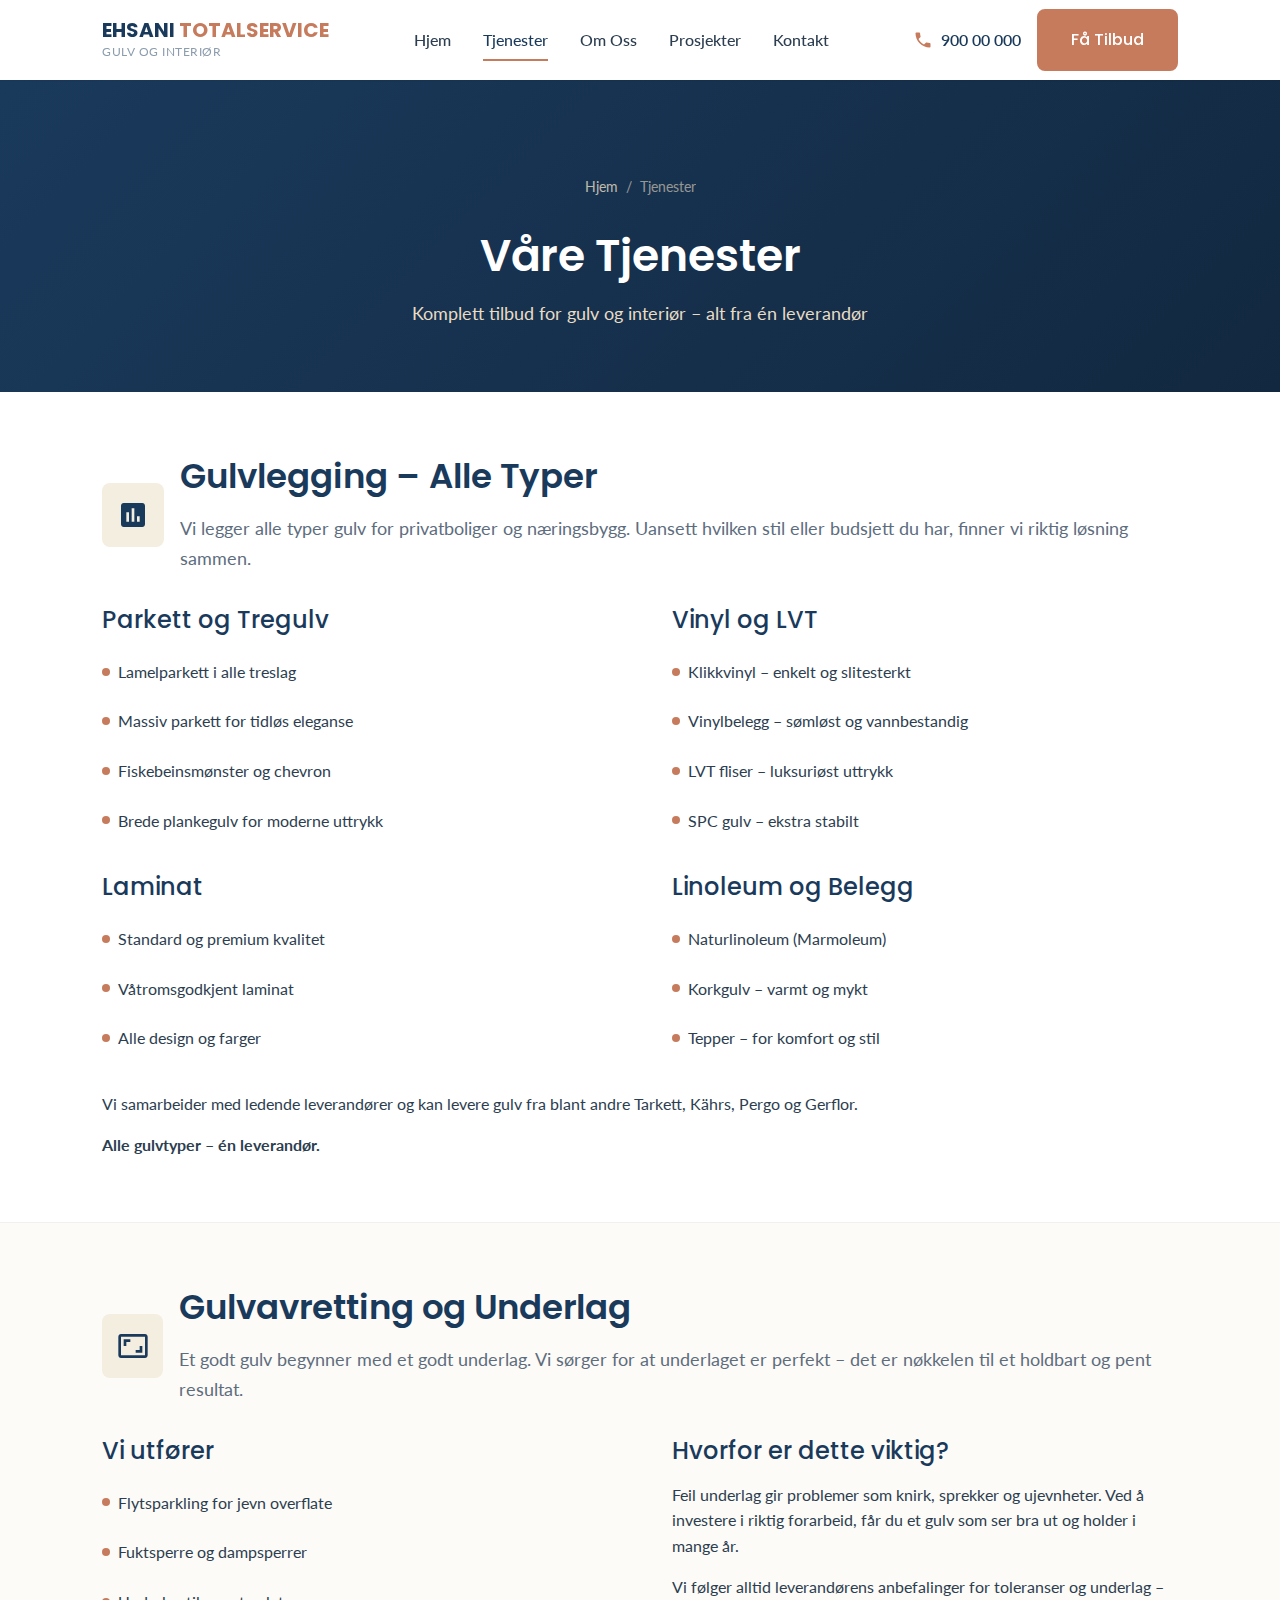
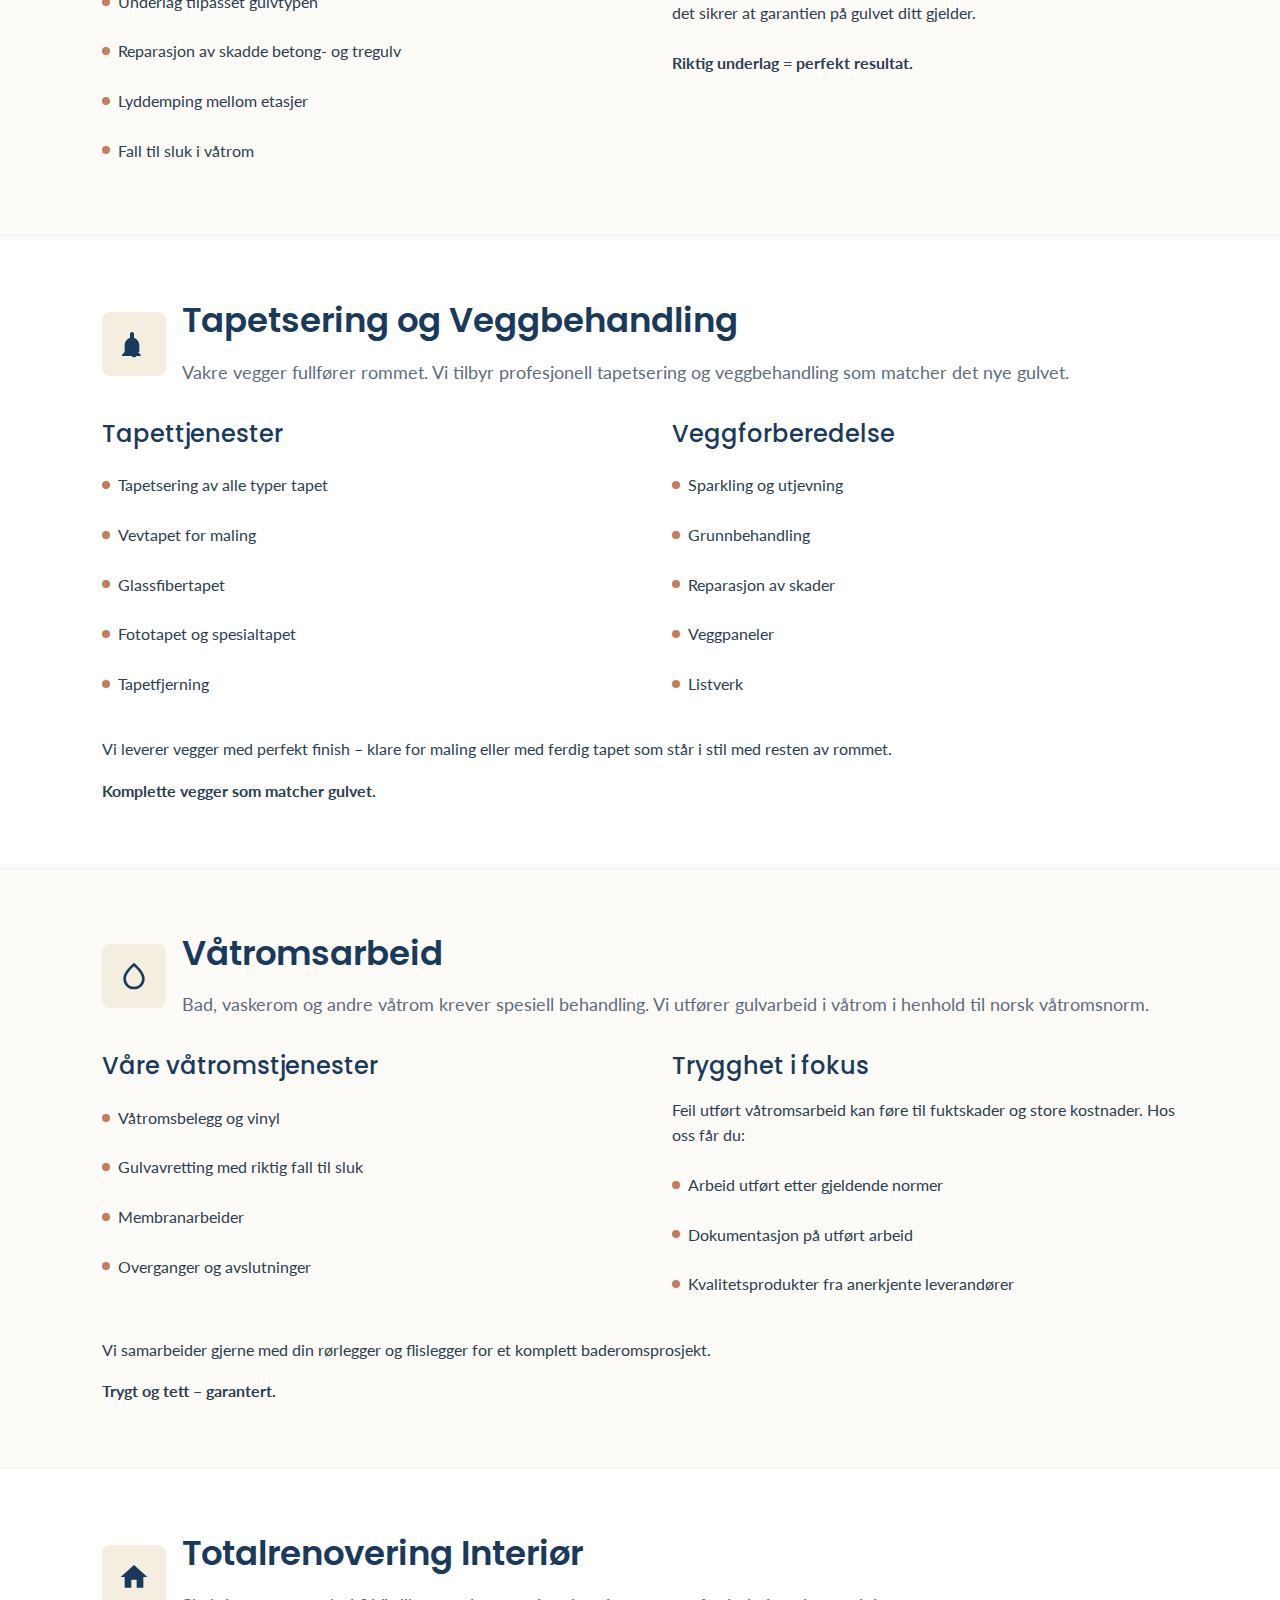
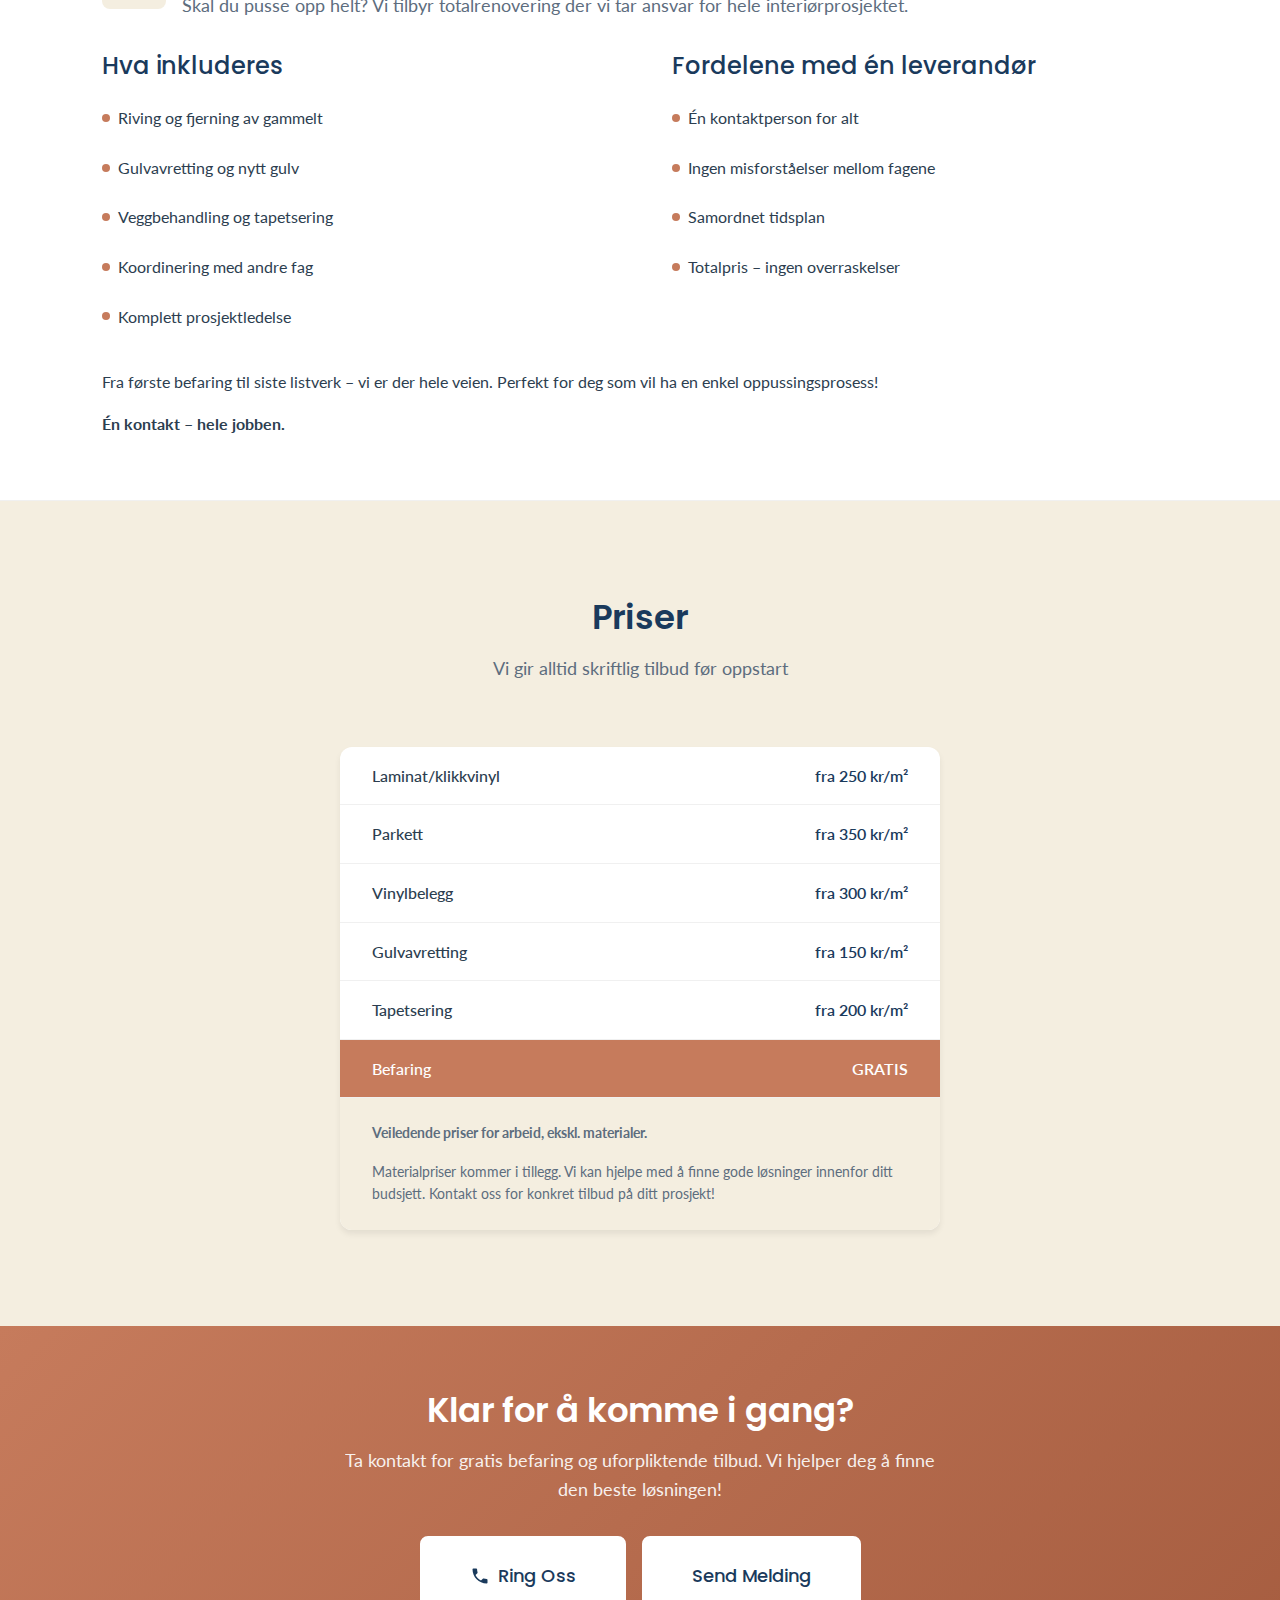
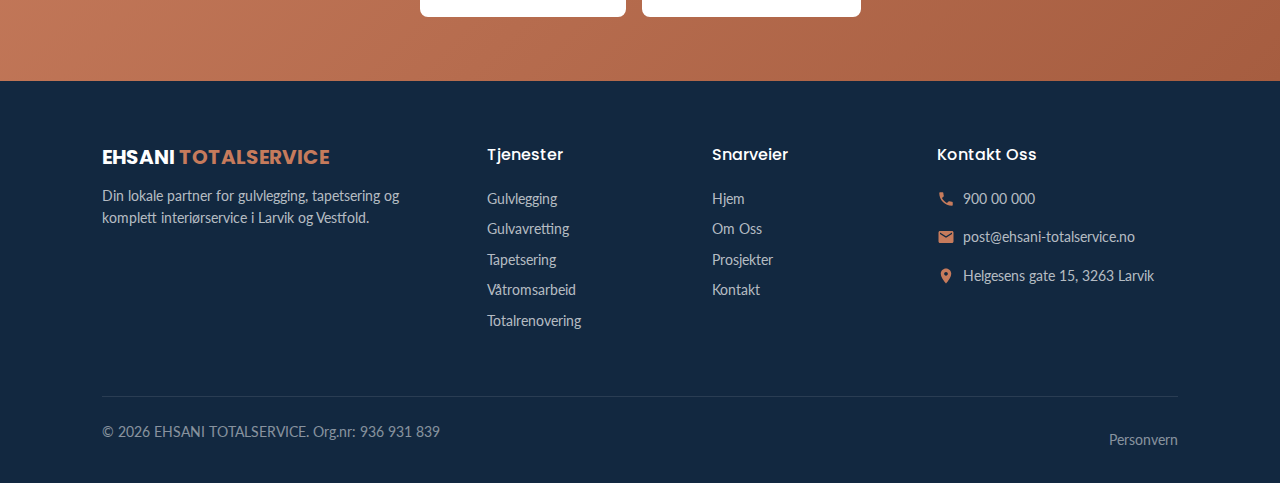
<file: tjenester.html>
<!DOCTYPE html>
<html lang="nb">
<head>
    <meta charset="UTF-8">
    <meta name="viewport" content="width=device-width, initial-scale=1.0">
    <meta http-equiv="X-UA-Compatible" content="IE=edge">

    <!-- SEO Meta Tags -->
    <title>Gulvlegging og Tapetsering Larvik | EHSANI TOTALSERVICE</title>
    <meta name="description" content="Komplett tilbud: gulvlegging, tapetsering, våtrom, totalrenovering. Alt fra én leverandør i Larvik og Vestfold. Se våre tjenester og priser.">
    <meta name="keywords" content="gulvlegging larvik, parkett, laminat, vinyl, tapetsering, våtrom, totalrenovering, gulvavretting">
    <meta name="author" content="EHSANI TOTALSERVICE">
    <meta name="robots" content="index, follow">

    <!-- Open Graph -->
    <meta property="og:title" content="Tjenester | EHSANI TOTALSERVICE">
    <meta property="og:description" content="Komplett tilbud for gulv og interiør i Larvik og Vestfold. Gulvlegging, tapetsering, våtrom og totalrenovering.">
    <meta property="og:type" content="website">
    <meta property="og:url" content="https://ehsani-totalservice.no/tjenester">
    <meta property="og:locale" content="nb_NO">

    <!-- Favicon -->
    <link rel="icon" type="image/x-icon" href="favicon.ico">

    <!-- Google Fonts -->
    <link rel="preconnect" href="https://fonts.googleapis.com">
    <link rel="preconnect" href="https://fonts.gstatic.com" crossorigin>
    <link href="https://fonts.googleapis.com/css2?family=Lato:wght@400;700&family=Poppins:wght@500;600;700&display=swap" rel="stylesheet">

    <!-- Stylesheets -->
    <link rel="stylesheet" href="css/style.css">
    <link rel="stylesheet" href="css/responsive.css">
</head>
<body>
    <!-- Header -->
    <header class="header">
        <div class="container">
            <div class="header-inner">
                <a href="index.html" class="logo">
                    <div>
                        <div class="logo-text">EHSANI <span>TOTALSERVICE</span></div>
                        <div class="logo-tagline">Gulv og Interiør</div>
                    </div>
                </a>

                <nav class="nav-main" aria-label="Hovednavigasjon">
                    <a href="index.html">Hjem</a>
                    <a href="tjenester.html" class="active">Tjenester</a>
                    <a href="om-oss.html">Om Oss</a>
                    <a href="prosjekter.html">Prosjekter</a>
                    <a href="kontakt.html">Kontakt</a>
                </nav>

                <div class="header-cta">
                    <a href="tel:+4790000000" class="header-phone">
                        <svg xmlns="http://www.w3.org/2000/svg" viewBox="0 0 24 24" fill="currentColor">
                            <path d="M6.62 10.79c1.44 2.83 3.76 5.14 6.59 6.59l2.2-2.2c.27-.27.67-.36 1.02-.24 1.12.37 2.33.57 3.57.57.55 0 1 .45 1 1V20c0 .55-.45 1-1 1-9.39 0-17-7.61-17-17 0-.55.45-1 1-1h3.5c.55 0 1 .45 1 1 0 1.25.2 2.45.57 3.57.11.35.03.74-.25 1.02l-2.2 2.2z"/>
                        </svg>
                        <span>900 00 000</span>
                    </a>
                    <a href="kontakt.html" class="btn btn-primary">Få Tilbud</a>
                </div>

                <button class="menu-toggle" aria-label="Meny" aria-expanded="false">
                    <span></span>
                    <span></span>
                    <span></span>
                </button>
            </div>
        </div>
    </header>

    <!-- Page Header -->
    <section class="page-header">
        <div class="container">
            <nav class="breadcrumb" aria-label="Brødsmuler">
                <a href="index.html">Hjem</a>
                <span>/</span>
                <span>Tjenester</span>
            </nav>
            <h1>Våre Tjenester</h1>
            <p>Komplett tilbud for gulv og interiør – alt fra én leverandør</p>
        </div>
    </section>

    <!-- Service 1: Gulvlegging -->
    <section id="gulvlegging" class="service-detail bg-white">
        <div class="container">
            <div class="service-detail-header">
                <div class="service-icon">
                    <svg xmlns="http://www.w3.org/2000/svg" viewBox="0 0 24 24" fill="currentColor">
                        <path d="M19 3H5c-1.1 0-2 .9-2 2v14c0 1.1.9 2 2 2h14c1.1 0 2-.9 2-2V5c0-1.1-.9-2-2-2zM9 17H7v-7h2v7zm4 0h-2V7h2v10zm4 0h-2v-4h2v4z"/>
                    </svg>
                </div>
                <div>
                    <h2>Gulvlegging – Alle Typer</h2>
                    <p class="lead">Vi legger alle typer gulv for privatboliger og næringsbygg. Uansett hvilken stil eller budsjett du har, finner vi riktig løsning sammen.</p>
                </div>
            </div>

            <div class="service-detail-content">
                <div>
                    <h3>Parkett og Tregulv</h3>
                    <ul class="service-list">
                        <li>Lamelparkett i alle treslag</li>
                        <li>Massiv parkett for tidløs eleganse</li>
                        <li>Fiskebeinsmønster og chevron</li>
                        <li>Brede plankegulv for moderne uttrykk</li>
                    </ul>

                    <h3 class="mt-4">Laminat</h3>
                    <ul class="service-list">
                        <li>Standard og premium kvalitet</li>
                        <li>Våtromsgodkjent laminat</li>
                        <li>Alle design og farger</li>
                    </ul>
                </div>

                <div>
                    <h3>Vinyl og LVT</h3>
                    <ul class="service-list">
                        <li>Klikkvinyl – enkelt og slitesterkt</li>
                        <li>Vinylbelegg – sømløst og vannbestandig</li>
                        <li>LVT fliser – luksuriøst uttrykk</li>
                        <li>SPC gulv – ekstra stabilt</li>
                    </ul>

                    <h3 class="mt-4">Linoleum og Belegg</h3>
                    <ul class="service-list">
                        <li>Naturlinoleum (Marmoleum)</li>
                        <li>Korkgulv – varmt og mykt</li>
                        <li>Tepper – for komfort og stil</li>
                    </ul>
                </div>
            </div>

            <div class="mt-4">
                <p>Vi samarbeider med ledende leverandører og kan levere gulv fra blant andre Tarkett, Kährs, Pergo og Gerflor.</p>
                <p><strong>Alle gulvtyper – én leverandør.</strong></p>
            </div>
        </div>
    </section>

    <!-- Service 2: Gulvavretting -->
    <section id="gulvavretting" class="service-detail bg-light">
        <div class="container">
            <div class="service-detail-header">
                <div class="service-icon">
                    <svg xmlns="http://www.w3.org/2000/svg" viewBox="0 0 24 24" fill="currentColor">
                        <path d="M19 12h-2v3h-3v2h5v-5zM7 9h3V7H5v5h2V9zm14-6H3c-1.1 0-2 .9-2 2v14c0 1.1.9 2 2 2h18c1.1 0 2-.9 2-2V5c0-1.1-.9-2-2-2zm0 16.01H3V4.99h18v14.02z"/>
                    </svg>
                </div>
                <div>
                    <h2>Gulvavretting og Underlag</h2>
                    <p class="lead">Et godt gulv begynner med et godt underlag. Vi sørger for at underlaget er perfekt – det er nøkkelen til et holdbart og pent resultat.</p>
                </div>
            </div>

            <div class="service-detail-content">
                <div>
                    <h3>Vi utfører</h3>
                    <ul class="service-list">
                        <li>Flytsparkling for jevn overflate</li>
                        <li>Fuktsperre og dampsperrer</li>
                        <li>Underlag tilpasset gulvtypen</li>
                        <li>Reparasjon av skadde betong- og tregulv</li>
                        <li>Lyddemping mellom etasjer</li>
                        <li>Fall til sluk i våtrom</li>
                    </ul>
                </div>

                <div>
                    <h3>Hvorfor er dette viktig?</h3>
                    <p>Feil underlag gir problemer som knirk, sprekker og ujevnheter. Ved å investere i riktig forarbeid, får du et gulv som ser bra ut og holder i mange år.</p>
                    <p>Vi følger alltid leverandørens anbefalinger for toleranser og underlag – det sikrer at garantien på gulvet ditt gjelder.</p>
                    <p class="mt-3"><strong>Riktig underlag = perfekt resultat.</strong></p>
                </div>
            </div>
        </div>
    </section>

    <!-- Service 3: Tapetsering -->
    <section id="tapetsering" class="service-detail bg-white">
        <div class="container">
            <div class="service-detail-header">
                <div class="service-icon">
                    <svg xmlns="http://www.w3.org/2000/svg" viewBox="0 0 24 24" fill="currentColor">
                        <path d="M12 22c1.1 0 2-.9 2-2h-4c0 1.1.89 2 2 2zm4-4v-5c0-2.65-1.68-4.86-4-5.71V4.5c0-.83-.67-1.5-1.5-1.5S9 3.67 9 4.5v2.79C6.68 8.14 5 10.35 5 13v5l-2 2v1h14v-1l-2-2z"/>
                    </svg>
                </div>
                <div>
                    <h2>Tapetsering og Veggbehandling</h2>
                    <p class="lead">Vakre vegger fullfører rommet. Vi tilbyr profesjonell tapetsering og veggbehandling som matcher det nye gulvet.</p>
                </div>
            </div>

            <div class="service-detail-content">
                <div>
                    <h3>Tapettjenester</h3>
                    <ul class="service-list">
                        <li>Tapetsering av alle typer tapet</li>
                        <li>Vevtapet for maling</li>
                        <li>Glassfibertapet</li>
                        <li>Fototapet og spesialtapet</li>
                        <li>Tapetfjerning</li>
                    </ul>
                </div>

                <div>
                    <h3>Veggforberedelse</h3>
                    <ul class="service-list">
                        <li>Sparkling og utjevning</li>
                        <li>Grunnbehandling</li>
                        <li>Reparasjon av skader</li>
                        <li>Veggpaneler</li>
                        <li>Listverk</li>
                    </ul>
                </div>
            </div>

            <div class="mt-4">
                <p>Vi leverer vegger med perfekt finish – klare for maling eller med ferdig tapet som står i stil med resten av rommet.</p>
                <p><strong>Komplette vegger som matcher gulvet.</strong></p>
            </div>
        </div>
    </section>

    <!-- Service 4: Våtrom -->
    <section id="vatrom" class="service-detail bg-light">
        <div class="container">
            <div class="service-detail-header">
                <div class="service-icon">
                    <svg xmlns="http://www.w3.org/2000/svg" viewBox="0 0 24 24" fill="currentColor">
                        <path d="M12 2c-5.33 4.55-8 8.48-8 11.8 0 4.98 3.8 8.2 8 8.2s8-3.22 8-8.2c0-3.32-2.67-7.25-8-11.8zm0 18c-3.35 0-6-2.57-6-6.2 0-2.34 1.95-5.44 6-9.14 4.05 3.7 6 6.79 6 9.14 0 3.63-2.65 6.2-6 6.2z"/>
                    </svg>
                </div>
                <div>
                    <h2>Våtromsarbeid</h2>
                    <p class="lead">Bad, vaskerom og andre våtrom krever spesiell behandling. Vi utfører gulvarbeid i våtrom i henhold til norsk våtromsnorm.</p>
                </div>
            </div>

            <div class="service-detail-content">
                <div>
                    <h3>Våre våtromstjenester</h3>
                    <ul class="service-list">
                        <li>Våtromsbelegg og vinyl</li>
                        <li>Gulvavretting med riktig fall til sluk</li>
                        <li>Membranarbeider</li>
                        <li>Overganger og avslutninger</li>
                    </ul>
                </div>

                <div>
                    <h3>Trygghet i fokus</h3>
                    <p>Feil utført våtromsarbeid kan føre til fuktskader og store kostnader. Hos oss får du:</p>
                    <ul class="service-list">
                        <li>Arbeid utført etter gjeldende normer</li>
                        <li>Dokumentasjon på utført arbeid</li>
                        <li>Kvalitetsprodukter fra anerkjente leverandører</li>
                    </ul>
                </div>
            </div>

            <div class="mt-4">
                <p>Vi samarbeider gjerne med din rørlegger og flislegger for et komplett baderomsprosjekt.</p>
                <p><strong>Trygt og tett – garantert.</strong></p>
            </div>
        </div>
    </section>

    <!-- Service 5: Totalrenovering -->
    <section id="totalrenovering" class="service-detail bg-white">
        <div class="container">
            <div class="service-detail-header">
                <div class="service-icon">
                    <svg xmlns="http://www.w3.org/2000/svg" viewBox="0 0 24 24" fill="currentColor">
                        <path d="M10 20v-6h4v6h5v-8h3L12 3 2 12h3v8z"/>
                    </svg>
                </div>
                <div>
                    <h2>Totalrenovering Interiør</h2>
                    <p class="lead">Skal du pusse opp helt? Vi tilbyr totalrenovering der vi tar ansvar for hele interiørprosjektet.</p>
                </div>
            </div>

            <div class="service-detail-content">
                <div>
                    <h3>Hva inkluderes</h3>
                    <ul class="service-list">
                        <li>Riving og fjerning av gammelt</li>
                        <li>Gulvavretting og nytt gulv</li>
                        <li>Veggbehandling og tapetsering</li>
                        <li>Koordinering med andre fag</li>
                        <li>Komplett prosjektledelse</li>
                    </ul>
                </div>

                <div>
                    <h3>Fordelene med én leverandør</h3>
                    <ul class="service-list">
                        <li>Én kontaktperson for alt</li>
                        <li>Ingen misforståelser mellom fagene</li>
                        <li>Samordnet tidsplan</li>
                        <li>Totalpris – ingen overraskelser</li>
                    </ul>
                </div>
            </div>

            <div class="mt-4">
                <p>Fra første befaring til siste listverk – vi er der hele veien. Perfekt for deg som vil ha en enkel oppussingsprosess!</p>
                <p><strong>Én kontakt – hele jobben.</strong></p>
            </div>
        </div>
    </section>

    <!-- Pricing Section -->
    <section class="section bg-accent">
        <div class="container">
            <div class="section-header">
                <h2>Priser</h2>
                <p>Vi gir alltid skriftlig tilbud før oppstart</p>
            </div>

            <div class="pricing-table" style="max-width: 600px; margin: 0 auto;">
                <div class="pricing-row">
                    <span class="service-name">Laminat/klikkvinyl</span>
                    <span class="service-price">fra 250 kr/m²</span>
                </div>
                <div class="pricing-row">
                    <span class="service-name">Parkett</span>
                    <span class="service-price">fra 350 kr/m²</span>
                </div>
                <div class="pricing-row">
                    <span class="service-name">Vinylbelegg</span>
                    <span class="service-price">fra 300 kr/m²</span>
                </div>
                <div class="pricing-row">
                    <span class="service-name">Gulvavretting</span>
                    <span class="service-price">fra 150 kr/m²</span>
                </div>
                <div class="pricing-row">
                    <span class="service-name">Tapetsering</span>
                    <span class="service-price">fra 200 kr/m²</span>
                </div>
                <div class="pricing-row highlight">
                    <span class="service-name">Befaring</span>
                    <span class="service-price">GRATIS</span>
                </div>
                <div class="pricing-note">
                    <p><strong>Veiledende priser for arbeid, ekskl. materialer.</strong></p>
                    <p>Materialpriser kommer i tillegg. Vi kan hjelpe med å finne gode løsninger innenfor ditt budsjett. Kontakt oss for konkret tilbud på ditt prosjekt!</p>
                </div>
            </div>
        </div>
    </section>

    <!-- CTA Section -->
    <section class="cta-section">
        <div class="container">
            <h2>Klar for å komme i gang?</h2>
            <p>Ta kontakt for gratis befaring og uforpliktende tilbud. Vi hjelper deg å finne den beste løsningen!</p>
            <div class="cta-buttons">
                <a href="tel:+4790000000" class="btn btn-white btn-lg">
                    <svg xmlns="http://www.w3.org/2000/svg" viewBox="0 0 24 24" fill="currentColor" width="20" height="20">
                        <path d="M6.62 10.79c1.44 2.83 3.76 5.14 6.59 6.59l2.2-2.2c.27-.27.67-.36 1.02-.24 1.12.37 2.33.57 3.57.57.55 0 1 .45 1 1V20c0 .55-.45 1-1 1-9.39 0-17-7.61-17-17 0-.55.45-1 1-1h3.5c.55 0 1 .45 1 1 0 1.25.2 2.45.57 3.57.11.35.03.74-.25 1.02l-2.2 2.2z"/>
                    </svg>
                    Ring Oss
                </a>
                <a href="kontakt.html" class="btn btn-secondary btn-lg" style="background: white; border-color: white;">Send Melding</a>
            </div>
        </div>
    </section>

    <!-- Footer -->
    <footer class="footer">
        <div class="container">
            <div class="footer-grid">
                <div class="footer-brand">
                    <div class="logo-text">EHSANI <span>TOTALSERVICE</span></div>
                    <p>Din lokale partner for gulvlegging, tapetsering og komplett interiørservice i Larvik og Vestfold.</p>
                </div>

                <div class="footer-nav">
                    <h4>Tjenester</h4>
                    <nav class="footer-links">
                        <a href="tjenester.html#gulvlegging">Gulvlegging</a>
                        <a href="tjenester.html#gulvavretting">Gulvavretting</a>
                        <a href="tjenester.html#tapetsering">Tapetsering</a>
                        <a href="tjenester.html#vatrom">Våtromsarbeid</a>
                        <a href="tjenester.html#totalrenovering">Totalrenovering</a>
                    </nav>
                </div>

                <div class="footer-nav">
                    <h4>Snarveier</h4>
                    <nav class="footer-links">
                        <a href="index.html">Hjem</a>
                        <a href="om-oss.html">Om Oss</a>
                        <a href="prosjekter.html">Prosjekter</a>
                        <a href="kontakt.html">Kontakt</a>
                    </nav>
                </div>

                <div class="footer-contact">
                    <h4>Kontakt Oss</h4>
                    <div class="footer-contact-item">
                        <svg xmlns="http://www.w3.org/2000/svg" viewBox="0 0 24 24" fill="currentColor">
                            <path d="M6.62 10.79c1.44 2.83 3.76 5.14 6.59 6.59l2.2-2.2c.27-.27.67-.36 1.02-.24 1.12.37 2.33.57 3.57.57.55 0 1 .45 1 1V20c0 .55-.45 1-1 1-9.39 0-17-7.61-17-17 0-.55.45-1 1-1h3.5c.55 0 1 .45 1 1 0 1.25.2 2.45.57 3.57.11.35.03.74-.25 1.02l-2.2 2.2z"/>
                        </svg>
                        <a href="tel:+4790000000">900 00 000</a>
                    </div>
                    <div class="footer-contact-item">
                        <svg xmlns="http://www.w3.org/2000/svg" viewBox="0 0 24 24" fill="currentColor">
                            <path d="M20 4H4c-1.1 0-2 .9-2 2v12c0 1.1.9 2 2 2h16c1.1 0 2-.9 2-2V6c0-1.1-.9-2-2-2zm0 4l-8 5-8-5V6l8 5 8-5v2z"/>
                        </svg>
                        <a href="mailto:post@ehsani-totalservice.no">post@ehsani-totalservice.no</a>
                    </div>
                    <div class="footer-contact-item">
                        <svg xmlns="http://www.w3.org/2000/svg" viewBox="0 0 24 24" fill="currentColor">
                            <path d="M12 2C8.13 2 5 5.13 5 9c0 5.25 7 13 7 13s7-7.75 7-13c0-3.87-3.13-7-7-7zm0 9.5c-1.38 0-2.5-1.12-2.5-2.5s1.12-2.5 2.5-2.5 2.5 1.12 2.5 2.5-1.12 2.5-2.5 2.5z"/>
                        </svg>
                        <span>Helgesens gate 15, 3263 Larvik</span>
                    </div>
                </div>
            </div>

            <div class="footer-bottom">
                <p>&copy; 2026 EHSANI TOTALSERVICE. Org.nr: 936 931 839</p>
                <div class="footer-legal">
                    <a href="#">Personvern</a>
                </div>
            </div>
        </div>
    </footer>

    <!-- JavaScript -->
    <script src="js/main.js"></script>
</body>
</html>
</file>
<file: css/style.css>
/* ========================================
   EHSANI TOTALSERVICE - Main Stylesheet
   Professional Flooring & Interior Services
   ======================================== */

/* ========================================
   CSS Custom Properties (Design System)
   ======================================== */
:root {
    /* Primary Colors */
    --color-primary: #1A3A5C;
    --color-primary-dark: #122840;
    --color-primary-light: #2A5A8C;

    /* Secondary Colors */
    --color-secondary: #C67B5C;
    --color-secondary-dark: #A65D40;
    --color-secondary-light: #D89B80;

    /* Accent Colors */
    --color-accent: #E8DCC4;
    --color-accent-dark: #D4C8A8;
    --color-accent-light: #F4EEE0;

    /* Neutral Colors */
    --color-light: #FDFBF7;
    --color-white: #FFFFFF;
    --color-text: #2C3E50;
    --color-text-light: #5D6D7E;
    --color-text-muted: #8B9CAD;
    --color-border: #E0E0E0;
    --color-border-light: #F0F0F0;

    /* Feedback Colors */
    --color-success: #27AE60;
    --color-error: #E74C3C;
    --color-warning: #F39C12;

    /* Typography */
    --font-heading: 'Poppins', sans-serif;
    --font-body: 'Lato', sans-serif;

    /* Font Sizes */
    --text-xs: 0.75rem;
    --text-sm: 0.875rem;
    --text-base: 1rem;
    --text-lg: 1.125rem;
    --text-xl: 1.25rem;
    --text-2xl: 1.5rem;
    --text-3xl: 2.125rem;
    --text-4xl: 2.75rem;

    /* Font Weights */
    --font-regular: 400;
    --font-medium: 500;
    --font-semibold: 600;
    --font-bold: 700;

    /* Spacing */
    --space-xs: 0.25rem;
    --space-sm: 0.5rem;
    --space-md: 1rem;
    --space-lg: 1.5rem;
    --space-xl: 2rem;
    --space-2xl: 3rem;
    --space-3xl: 4rem;
    --space-4xl: 6rem;

    /* Layout */
    --container-max: 1140px;
    --container-narrow: 800px;

    /* Border Radius */
    --radius-sm: 4px;
    --radius-md: 8px;
    --radius-lg: 12px;
    --radius-xl: 16px;
    --radius-full: 9999px;

    /* Shadows */
    --shadow-sm: 0 1px 2px rgba(0, 0, 0, 0.05);
    --shadow-md: 0 4px 6px rgba(0, 0, 0, 0.07);
    --shadow-lg: 0 10px 25px rgba(0, 0, 0, 0.1);
    --shadow-xl: 0 20px 40px rgba(0, 0, 0, 0.15);

    /* Transitions */
    --transition-fast: 150ms ease;
    --transition-base: 250ms ease;
    --transition-slow: 350ms ease;

    /* Z-Index Scale */
    --z-dropdown: 100;
    --z-sticky: 200;
    --z-fixed: 300;
    --z-modal-backdrop: 400;
    --z-modal: 500;
}

/* ========================================
   Reset & Base Styles
   ======================================== */
*,
*::before,
*::after {
    box-sizing: border-box;
    margin: 0;
    padding: 0;
}

html {
    scroll-behavior: smooth;
    font-size: 16px;
    -webkit-text-size-adjust: 100%;
}

body {
    font-family: var(--font-body);
    font-size: var(--text-base);
    font-weight: var(--font-regular);
    line-height: 1.6;
    color: var(--color-text);
    background-color: var(--color-light);
    -webkit-font-smoothing: antialiased;
    -moz-osx-font-smoothing: grayscale;
}

img {
    max-width: 100%;
    height: auto;
    display: block;
}

a {
    color: var(--color-primary);
    text-decoration: none;
    transition: color var(--transition-fast);
}

a:hover {
    color: var(--color-secondary);
}

ul, ol {
    list-style: none;
}

button {
    font-family: inherit;
    cursor: pointer;
    border: none;
    background: none;
}

input, textarea, select {
    font-family: inherit;
    font-size: inherit;
}

/* ========================================
   Typography
   ======================================== */
h1, h2, h3, h4, h5, h6 {
    font-family: var(--font-heading);
    font-weight: var(--font-semibold);
    line-height: 1.2;
    color: var(--color-primary);
}

h1 {
    font-size: var(--text-4xl);
    margin-bottom: var(--space-lg);
}

h2 {
    font-size: var(--text-3xl);
    margin-bottom: var(--space-md);
}

h3 {
    font-size: var(--text-2xl);
    font-weight: var(--font-medium);
    margin-bottom: var(--space-md);
}

h4 {
    font-size: var(--text-xl);
    font-weight: var(--font-medium);
    margin-bottom: var(--space-sm);
}

p {
    margin-bottom: var(--space-md);
}

p:last-child {
    margin-bottom: 0;
}

.lead {
    font-size: var(--text-lg);
    color: var(--color-text-light);
    line-height: 1.7;
}

/* ========================================
   Layout Components
   ======================================== */
.container {
    width: 100%;
    max-width: var(--container-max);
    margin: 0 auto;
    padding: 0 var(--space-lg);
}

.container-narrow {
    max-width: var(--container-narrow);
}

.section {
    padding: var(--space-4xl) 0;
}

.section-sm {
    padding: var(--space-3xl) 0;
}

.section-header {
    text-align: center;
    margin-bottom: var(--space-3xl);
}

.section-header h2 {
    margin-bottom: var(--space-md);
}

.section-header p {
    font-size: var(--text-lg);
    color: var(--color-text-light);
    max-width: 600px;
    margin: 0 auto;
}

/* Background Variants */
.bg-white {
    background-color: var(--color-white);
}

.bg-light {
    background-color: var(--color-light);
}

.bg-accent {
    background-color: var(--color-accent-light);
}

.bg-primary {
    background-color: var(--color-primary);
    color: var(--color-white);
}

.bg-primary h2,
.bg-primary h3,
.bg-primary h4 {
    color: var(--color-white);
}

/* ========================================
   Header & Navigation
   ======================================== */
.header {
    position: fixed;
    top: 0;
    left: 0;
    right: 0;
    background-color: var(--color-white);
    box-shadow: var(--shadow-sm);
    z-index: var(--z-fixed);
    transition: box-shadow var(--transition-base);
}

.header.scrolled {
    box-shadow: var(--shadow-md);
}

.header-inner {
    display: flex;
    align-items: center;
    justify-content: space-between;
    height: 80px;
}

.logo {
    display: flex;
    align-items: center;
    gap: var(--space-sm);
}

.logo-text {
    font-family: var(--font-heading);
    font-size: var(--text-xl);
    font-weight: var(--font-bold);
    color: var(--color-primary);
    line-height: 1.2;
}

.logo-text span {
    color: var(--color-secondary);
}

.logo-tagline {
    font-size: var(--text-xs);
    color: var(--color-text-muted);
    text-transform: uppercase;
    letter-spacing: 0.5px;
}

/* Main Navigation */
.nav-main {
    display: flex;
    align-items: center;
    gap: var(--space-xl);
}

.nav-main a {
    font-weight: var(--font-medium);
    color: var(--color-text);
    padding: var(--space-sm) 0;
    position: relative;
}

.nav-main a::after {
    content: '';
    position: absolute;
    bottom: 0;
    left: 0;
    width: 0;
    height: 2px;
    background-color: var(--color-secondary);
    transition: width var(--transition-base);
}

.nav-main a:hover,
.nav-main a.active {
    color: var(--color-primary);
}

.nav-main a:hover::after,
.nav-main a.active::after {
    width: 100%;
}

/* Header CTA */
.header-cta {
    display: flex;
    align-items: center;
    gap: var(--space-md);
}

.header-phone {
    display: flex;
    align-items: center;
    gap: var(--space-sm);
    font-weight: var(--font-semibold);
    color: var(--color-primary);
}

.header-phone svg {
    width: 20px;
    height: 20px;
    color: var(--color-secondary);
}

/* Mobile Menu Toggle */
.menu-toggle {
    display: none;
    flex-direction: column;
    gap: 5px;
    padding: var(--space-sm);
}

.menu-toggle span {
    display: block;
    width: 24px;
    height: 2px;
    background-color: var(--color-primary);
    transition: var(--transition-base);
}

/* ========================================
   Buttons
   ======================================== */
.btn {
    display: inline-flex;
    align-items: center;
    justify-content: center;
    gap: var(--space-sm);
    padding: var(--space-md) var(--space-xl);
    font-family: var(--font-heading);
    font-size: var(--text-base);
    font-weight: var(--font-medium);
    border-radius: var(--radius-md);
    transition: all var(--transition-base);
    cursor: pointer;
    text-align: center;
    white-space: nowrap;
}

.btn-primary {
    background-color: var(--color-secondary);
    color: var(--color-white);
    border: 2px solid var(--color-secondary);
}

.btn-primary:hover {
    background-color: var(--color-secondary-dark);
    border-color: var(--color-secondary-dark);
    color: var(--color-white);
    transform: translateY(-2px);
    box-shadow: var(--shadow-md);
}

.btn-secondary {
    background-color: transparent;
    color: var(--color-primary);
    border: 2px solid var(--color-primary);
}

.btn-secondary:hover {
    background-color: var(--color-primary);
    color: var(--color-white);
    transform: translateY(-2px);
}

.btn-white {
    background-color: var(--color-white);
    color: var(--color-primary);
    border: 2px solid var(--color-white);
}

.btn-white:hover {
    background-color: var(--color-accent);
    border-color: var(--color-accent);
    color: var(--color-primary);
}

.btn-lg {
    padding: var(--space-lg) var(--space-2xl);
    font-size: var(--text-lg);
}

.btn-sm {
    padding: var(--space-sm) var(--space-md);
    font-size: var(--text-sm);
}

.btn-icon {
    display: inline-flex;
    align-items: center;
    gap: var(--space-sm);
}

.btn-icon svg {
    width: 20px;
    height: 20px;
}

/* ========================================
   Hero Section
   ======================================== */
.hero {
    position: relative;
    min-height: 85vh;
    display: flex;
    align-items: center;
    margin-top: 80px;
    background: linear-gradient(135deg, var(--color-primary) 0%, var(--color-primary-dark) 100%);
    overflow: hidden;
}

.hero-bg {
    position: absolute;
    top: 0;
    left: 0;
    right: 0;
    bottom: 0;
    background-size: cover;
    background-position: center;
    opacity: 0.15;
}

.hero-content {
    position: relative;
    z-index: 1;
    max-width: 650px;
}

.hero h1 {
    color: var(--color-white);
    font-size: clamp(2.5rem, 5vw, 3.5rem);
    margin-bottom: var(--space-lg);
}

.hero-subtitle {
    font-size: var(--text-xl);
    color: var(--color-accent);
    margin-bottom: var(--space-2xl);
    line-height: 1.6;
}

.hero-buttons {
    display: flex;
    flex-wrap: wrap;
    gap: var(--space-md);
}

/* Quick Contact Bar */
.quick-contact {
    position: relative;
    z-index: 1;
    background-color: var(--color-white);
    border-radius: var(--radius-lg);
    padding: var(--space-lg) var(--space-xl);
    margin-top: var(--space-3xl);
    box-shadow: var(--shadow-lg);
    display: flex;
    flex-wrap: wrap;
    gap: var(--space-xl);
    align-items: center;
    justify-content: center;
}

.quick-contact-item {
    display: flex;
    align-items: center;
    gap: var(--space-sm);
    color: var(--color-text);
}

.quick-contact-item svg {
    width: 24px;
    height: 24px;
    color: var(--color-secondary);
    flex-shrink: 0;
}

.quick-contact-item a {
    color: var(--color-text);
    font-weight: var(--font-medium);
}

.quick-contact-item a:hover {
    color: var(--color-secondary);
}

/* ========================================
   Page Header (Inner Pages)
   ======================================== */
.page-header {
    padding: var(--space-4xl) 0 var(--space-3xl);
    margin-top: 80px;
    background: linear-gradient(135deg, var(--color-primary) 0%, var(--color-primary-dark) 100%);
    text-align: center;
}

.page-header h1 {
    color: var(--color-white);
    margin-bottom: var(--space-md);
}

.page-header p {
    color: var(--color-accent);
    font-size: var(--text-lg);
    max-width: 600px;
    margin: 0 auto;
}

/* Breadcrumb */
.breadcrumb {
    display: flex;
    align-items: center;
    justify-content: center;
    gap: var(--space-sm);
    margin-bottom: var(--space-xl);
    font-size: var(--text-sm);
}

.breadcrumb a {
    color: var(--color-accent);
    opacity: 0.8;
}

.breadcrumb a:hover {
    opacity: 1;
    color: var(--color-white);
}

.breadcrumb span {
    color: var(--color-accent);
    opacity: 0.6;
}

/* ========================================
   Service Cards
   ======================================== */
.services-grid {
    display: grid;
    grid-template-columns: repeat(auto-fit, minmax(300px, 1fr));
    gap: var(--space-xl);
}

.service-card {
    background-color: var(--color-white);
    border-radius: var(--radius-lg);
    padding: var(--space-2xl);
    box-shadow: var(--shadow-sm);
    transition: all var(--transition-base);
    border: 1px solid var(--color-border-light);
}

.service-card:hover {
    transform: translateY(-5px);
    box-shadow: var(--shadow-lg);
    border-color: var(--color-secondary);
}

.service-icon {
    width: 64px;
    height: 64px;
    background-color: var(--color-accent-light);
    border-radius: var(--radius-md);
    display: flex;
    align-items: center;
    justify-content: center;
    margin-bottom: var(--space-lg);
}

.service-icon svg {
    width: 32px;
    height: 32px;
    color: var(--color-primary);
}

.service-card h3 {
    margin-bottom: var(--space-sm);
}

.service-card p {
    color: var(--color-text-light);
    margin-bottom: var(--space-md);
}

.service-card .btn {
    margin-top: auto;
}

/* ========================================
   Features/Benefits Grid
   ======================================== */
.features-grid {
    display: grid;
    grid-template-columns: repeat(auto-fit, minmax(280px, 1fr));
    gap: var(--space-xl);
}

.feature-item {
    display: flex;
    gap: var(--space-md);
}

.feature-icon {
    width: 48px;
    height: 48px;
    background-color: var(--color-accent-light);
    border-radius: var(--radius-full);
    display: flex;
    align-items: center;
    justify-content: center;
    flex-shrink: 0;
}

.feature-icon svg {
    width: 24px;
    height: 24px;
    color: var(--color-secondary);
}

.feature-content h4 {
    color: var(--color-primary);
    margin-bottom: var(--space-xs);
}

.feature-content p {
    color: var(--color-text-light);
    font-size: var(--text-sm);
}

/* Check List Style */
.check-list {
    display: grid;
    gap: var(--space-md);
}

.check-list li {
    display: flex;
    align-items: flex-start;
    gap: var(--space-sm);
}

.check-list li::before {
    content: '';
    width: 24px;
    height: 24px;
    background-color: var(--color-secondary);
    border-radius: var(--radius-full);
    flex-shrink: 0;
    background-image: url("data:image/svg+xml,%3Csvg xmlns='http://www.w3.org/2000/svg' viewBox='0 0 24 24' fill='white'%3E%3Cpath d='M9 16.17L4.83 12l-1.42 1.41L9 19 21 7l-1.41-1.41L9 16.17z'/%3E%3C/svg%3E");
    background-position: center;
    background-repeat: no-repeat;
    background-size: 16px;
}

/* ========================================
   Service Area Section
   ======================================== */
.service-area {
    display: grid;
    grid-template-columns: 1fr 1fr;
    gap: var(--space-3xl);
    align-items: center;
}

.area-list {
    display: grid;
    grid-template-columns: 1fr 1fr;
    gap: var(--space-md);
}

.area-item {
    display: flex;
    align-items: center;
    gap: var(--space-sm);
    padding: var(--space-sm) var(--space-md);
    background-color: var(--color-white);
    border-radius: var(--radius-md);
    box-shadow: var(--shadow-sm);
}

.area-item.primary {
    background-color: var(--color-primary);
    color: var(--color-white);
}

.area-item svg {
    width: 20px;
    height: 20px;
    color: var(--color-secondary);
    flex-shrink: 0;
}

.area-item.primary svg {
    color: var(--color-accent);
}

/* ========================================
   About/Content Sections
   ======================================== */
.content-block {
    display: grid;
    grid-template-columns: 1fr 1fr;
    gap: var(--space-3xl);
    align-items: center;
}

.content-block.reversed {
    direction: rtl;
}

.content-block.reversed > * {
    direction: ltr;
}

.content-image {
    border-radius: var(--radius-lg);
    overflow: hidden;
    box-shadow: var(--shadow-lg);
}

.content-image img {
    width: 100%;
    height: 100%;
    object-fit: cover;
}

/* Values Grid */
.values-grid {
    display: grid;
    grid-template-columns: repeat(2, 1fr);
    gap: var(--space-xl);
}

.value-card {
    background-color: var(--color-white);
    padding: var(--space-xl);
    border-radius: var(--radius-lg);
    box-shadow: var(--shadow-sm);
    border-left: 4px solid var(--color-secondary);
}

.value-card h4 {
    color: var(--color-primary);
    margin-bottom: var(--space-sm);
}

.value-card p {
    color: var(--color-text-light);
}

/* ========================================
   Pricing Section
   ======================================== */
.pricing-table {
    background-color: var(--color-white);
    border-radius: var(--radius-lg);
    overflow: hidden;
    box-shadow: var(--shadow-md);
}

.pricing-row {
    display: flex;
    justify-content: space-between;
    padding: var(--space-md) var(--space-xl);
    border-bottom: 1px solid var(--color-border-light);
}

.pricing-row:last-child {
    border-bottom: none;
}

.pricing-row:hover {
    background-color: var(--color-accent-light);
}

.pricing-row .service-name {
    font-weight: var(--font-medium);
    color: var(--color-text);
}

.pricing-row .service-price {
    font-weight: var(--font-semibold);
    color: var(--color-primary);
}

.pricing-row.highlight {
    background-color: var(--color-secondary);
    color: var(--color-white);
}

.pricing-row.highlight .service-name,
.pricing-row.highlight .service-price {
    color: var(--color-white);
}

.pricing-note {
    padding: var(--space-lg) var(--space-xl);
    background-color: var(--color-accent-light);
    font-size: var(--text-sm);
    color: var(--color-text-light);
}

/* ========================================
   Gallery Grid
   ======================================== */
.gallery-grid {
    display: grid;
    grid-template-columns: repeat(auto-fit, minmax(300px, 1fr));
    gap: var(--space-lg);
}

.gallery-item {
    position: relative;
    border-radius: var(--radius-lg);
    overflow: hidden;
    aspect-ratio: 4/3;
    cursor: pointer;
}

.gallery-item img {
    width: 100%;
    height: 100%;
    object-fit: cover;
    transition: transform var(--transition-slow);
}

.gallery-item:hover img {
    transform: scale(1.05);
}

.gallery-overlay {
    position: absolute;
    bottom: 0;
    left: 0;
    right: 0;
    padding: var(--space-lg);
    background: linear-gradient(transparent, rgba(0, 0, 0, 0.7));
    color: var(--color-white);
    transform: translateY(100%);
    transition: transform var(--transition-base);
}

.gallery-item:hover .gallery-overlay {
    transform: translateY(0);
}

.gallery-overlay h4 {
    color: var(--color-white);
    margin-bottom: var(--space-xs);
}

.gallery-overlay p {
    font-size: var(--text-sm);
    opacity: 0.9;
}

/* Gallery Placeholder */
.gallery-placeholder {
    text-align: center;
    padding: var(--space-3xl);
    background-color: var(--color-white);
    border-radius: var(--radius-lg);
    border: 2px dashed var(--color-border);
}

.gallery-placeholder svg {
    width: 64px;
    height: 64px;
    color: var(--color-text-muted);
    margin-bottom: var(--space-md);
}

.gallery-placeholder h3 {
    margin-bottom: var(--space-sm);
}

.gallery-placeholder p {
    color: var(--color-text-light);
}

/* ========================================
   Contact Form
   ======================================== */
.contact-section {
    display: grid;
    grid-template-columns: 1fr 1.5fr;
    gap: var(--space-3xl);
}

.contact-info {
    background-color: var(--color-primary);
    color: var(--color-white);
    padding: var(--space-2xl);
    border-radius: var(--radius-lg);
}

.contact-info h3 {
    color: var(--color-white);
    margin-bottom: var(--space-xl);
}

.contact-info-item {
    display: flex;
    gap: var(--space-md);
    margin-bottom: var(--space-xl);
}

.contact-info-item svg {
    width: 24px;
    height: 24px;
    color: var(--color-secondary);
    flex-shrink: 0;
}

.contact-info-item h4 {
    color: var(--color-accent);
    font-size: var(--text-sm);
    text-transform: uppercase;
    letter-spacing: 0.5px;
    margin-bottom: var(--space-xs);
}

.contact-info-item p,
.contact-info-item a {
    color: var(--color-white);
}

.contact-info-item a:hover {
    color: var(--color-accent);
}

.contact-hours {
    margin-top: var(--space-2xl);
    padding-top: var(--space-xl);
    border-top: 1px solid rgba(255, 255, 255, 0.2);
}

.contact-hours h4 {
    color: var(--color-accent);
    font-size: var(--text-sm);
    text-transform: uppercase;
    letter-spacing: 0.5px;
    margin-bottom: var(--space-md);
}

.contact-hours p {
    margin-bottom: var(--space-xs);
}

/* Form Styles */
.contact-form {
    background-color: var(--color-white);
    padding: var(--space-2xl);
    border-radius: var(--radius-lg);
    box-shadow: var(--shadow-md);
}

.contact-form h3 {
    margin-bottom: var(--space-xl);
}

.form-grid {
    display: grid;
    grid-template-columns: 1fr 1fr;
    gap: var(--space-lg);
}

.form-group {
    margin-bottom: var(--space-lg);
}

.form-group.full-width {
    grid-column: 1 / -1;
}

.form-group label {
    display: block;
    font-weight: var(--font-medium);
    margin-bottom: var(--space-sm);
    color: var(--color-text);
}

.form-group label .required {
    color: var(--color-error);
}

.form-group input,
.form-group select,
.form-group textarea {
    width: 100%;
    padding: var(--space-md);
    border: 1px solid var(--color-border);
    border-radius: var(--radius-md);
    transition: border-color var(--transition-fast), box-shadow var(--transition-fast);
    background-color: var(--color-white);
}

.form-group input:focus,
.form-group select:focus,
.form-group textarea:focus {
    outline: none;
    border-color: var(--color-secondary);
    box-shadow: 0 0 0 3px rgba(198, 123, 92, 0.15);
}

.form-group textarea {
    min-height: 150px;
    resize: vertical;
}

.form-group select {
    appearance: none;
    background-image: url("data:image/svg+xml,%3Csvg xmlns='http://www.w3.org/2000/svg' width='24' height='24' viewBox='0 0 24 24' fill='none' stroke='%232C3E50' stroke-width='2' stroke-linecap='round' stroke-linejoin='round'%3E%3Cpolyline points='6 9 12 15 18 9'%3E%3C/polyline%3E%3C/svg%3E");
    background-repeat: no-repeat;
    background-position: right var(--space-md) center;
    background-size: 20px;
    padding-right: var(--space-3xl);
}

.checkbox-group {
    display: flex;
    align-items: center;
    gap: var(--space-sm);
}

.checkbox-group input[type="checkbox"] {
    width: 20px;
    height: 20px;
    accent-color: var(--color-secondary);
}

.form-submit {
    margin-top: var(--space-lg);
}

/* Form Messages */
.form-message {
    padding: var(--space-md);
    border-radius: var(--radius-md);
    margin-top: var(--space-lg);
    display: none;
}

.form-message.success {
    background-color: rgba(39, 174, 96, 0.1);
    border: 1px solid var(--color-success);
    color: var(--color-success);
    display: block;
}

.form-message.error {
    background-color: rgba(231, 76, 60, 0.1);
    border: 1px solid var(--color-error);
    color: var(--color-error);
    display: block;
}

/* ========================================
   Map Section
   ======================================== */
.map-container {
    border-radius: var(--radius-lg);
    overflow: hidden;
    box-shadow: var(--shadow-md);
    margin-top: var(--space-3xl);
}

.map-container iframe {
    width: 100%;
    height: 400px;
    border: none;
}

/* ========================================
   CTA Section
   ======================================== */
.cta-section {
    background: linear-gradient(135deg, var(--color-secondary) 0%, var(--color-secondary-dark) 100%);
    padding: var(--space-3xl) 0;
    text-align: center;
}

.cta-section h2 {
    color: var(--color-white);
    margin-bottom: var(--space-md);
}

.cta-section p {
    color: var(--color-white);
    opacity: 0.9;
    font-size: var(--text-lg);
    max-width: 600px;
    margin: 0 auto var(--space-xl);
}

.cta-buttons {
    display: flex;
    gap: var(--space-md);
    justify-content: center;
    flex-wrap: wrap;
}

/* ========================================
   Footer
   ======================================== */
.footer {
    background-color: var(--color-primary-dark);
    color: var(--color-white);
    padding: var(--space-3xl) 0 0;
}

.footer-grid {
    display: grid;
    grid-template-columns: 2fr 1fr 1fr 1.5fr;
    gap: var(--space-3xl);
    padding-bottom: var(--space-3xl);
}

.footer-brand {
    max-width: 300px;
}

.footer-brand .logo-text {
    color: var(--color-white);
    margin-bottom: var(--space-md);
}

.footer-brand p {
    color: rgba(255, 255, 255, 0.7);
    font-size: var(--text-sm);
    margin-bottom: var(--space-lg);
}

.footer h4 {
    color: var(--color-white);
    font-size: var(--text-base);
    margin-bottom: var(--space-lg);
}

.footer-links {
    display: flex;
    flex-direction: column;
    gap: var(--space-sm);
}

.footer-links a {
    color: rgba(255, 255, 255, 0.7);
    font-size: var(--text-sm);
    transition: color var(--transition-fast);
}

.footer-links a:hover {
    color: var(--color-secondary);
}

.footer-contact-item {
    display: flex;
    align-items: flex-start;
    gap: var(--space-sm);
    margin-bottom: var(--space-md);
    color: rgba(255, 255, 255, 0.7);
    font-size: var(--text-sm);
}

.footer-contact-item svg {
    width: 18px;
    height: 18px;
    color: var(--color-secondary);
    flex-shrink: 0;
    margin-top: 2px;
}

.footer-contact-item a {
    color: rgba(255, 255, 255, 0.7);
}

.footer-contact-item a:hover {
    color: var(--color-white);
}

/* Footer Bottom */
.footer-bottom {
    border-top: 1px solid rgba(255, 255, 255, 0.1);
    padding: var(--space-lg) 0;
    display: flex;
    justify-content: space-between;
    align-items: center;
    font-size: var(--text-sm);
    color: rgba(255, 255, 255, 0.5);
}

.footer-legal {
    display: flex;
    gap: var(--space-lg);
}

.footer-legal a {
    color: rgba(255, 255, 255, 0.5);
}

.footer-legal a:hover {
    color: var(--color-white);
}

/* ========================================
   Utility Classes
   ======================================== */
.text-center {
    text-align: center;
}

.text-left {
    text-align: left;
}

.text-right {
    text-align: right;
}

.mt-0 { margin-top: 0; }
.mt-1 { margin-top: var(--space-sm); }
.mt-2 { margin-top: var(--space-md); }
.mt-3 { margin-top: var(--space-lg); }
.mt-4 { margin-top: var(--space-xl); }
.mt-5 { margin-top: var(--space-2xl); }

.mb-0 { margin-bottom: 0; }
.mb-1 { margin-bottom: var(--space-sm); }
.mb-2 { margin-bottom: var(--space-md); }
.mb-3 { margin-bottom: var(--space-lg); }
.mb-4 { margin-bottom: var(--space-xl); }
.mb-5 { margin-bottom: var(--space-2xl); }

.hidden {
    display: none !important;
}

.sr-only {
    position: absolute;
    width: 1px;
    height: 1px;
    padding: 0;
    margin: -1px;
    overflow: hidden;
    clip: rect(0, 0, 0, 0);
    white-space: nowrap;
    border: 0;
}

/* Loading Spinner */
.spinner {
    width: 20px;
    height: 20px;
    border: 2px solid rgba(255, 255, 255, 0.3);
    border-top-color: var(--color-white);
    border-radius: 50%;
    animation: spin 0.8s linear infinite;
}

@keyframes spin {
    to { transform: rotate(360deg); }
}

/* Service Detail Sections */
.service-detail {
    padding: var(--space-3xl) 0;
    border-bottom: 1px solid var(--color-border-light);
}

.service-detail:last-child {
    border-bottom: none;
}

.service-detail-header {
    display: flex;
    align-items: center;
    gap: var(--space-md);
    margin-bottom: var(--space-xl);
}

.service-detail-header .service-icon {
    margin-bottom: 0;
}

.service-detail-content {
    display: grid;
    grid-template-columns: 1fr 1fr;
    gap: var(--space-3xl);
}

.service-list {
    display: grid;
    gap: var(--space-sm);
}

.service-list li {
    display: flex;
    align-items: center;
    gap: var(--space-sm);
    padding: var(--space-sm) 0;
}

.service-list li::before {
    content: '';
    width: 8px;
    height: 8px;
    background-color: var(--color-secondary);
    border-radius: 50%;
    flex-shrink: 0;
}

/* Trust Badges */
.trust-badges {
    display: flex;
    gap: var(--space-xl);
    justify-content: center;
    flex-wrap: wrap;
    margin-top: var(--space-2xl);
}

.trust-badge {
    display: flex;
    align-items: center;
    gap: var(--space-sm);
    padding: var(--space-md) var(--space-lg);
    background-color: var(--color-white);
    border-radius: var(--radius-md);
    box-shadow: var(--shadow-sm);
}

.trust-badge svg {
    width: 24px;
    height: 24px;
    color: var(--color-secondary);
}

.trust-badge span {
    font-weight: var(--font-medium);
    font-size: var(--text-sm);
}

/* Intro Section */
.intro-section {
    padding: var(--space-3xl) 0;
}

.intro-text {
    max-width: 800px;
    margin: 0 auto;
    text-align: center;
}

.intro-text h2 {
    margin-bottom: var(--space-lg);
}

.intro-text p {
    font-size: var(--text-lg);
    color: var(--color-text-light);
    line-height: 1.8;
}

/* Promise Box */
.promise-box {
    background-color: var(--color-white);
    border-radius: var(--radius-lg);
    padding: var(--space-2xl);
    box-shadow: var(--shadow-md);
    border-left: 4px solid var(--color-secondary);
    max-width: 800px;
    margin: 0 auto;
}

.promise-box h3 {
    margin-bottom: var(--space-lg);
}

.promise-list {
    display: grid;
    gap: var(--space-md);
}

.promise-list li {
    display: flex;
    align-items: center;
    gap: var(--space-md);
    font-size: var(--text-lg);
}

.promise-list li::before {
    content: '';
    width: 24px;
    height: 24px;
    min-width: 24px;
    background-color: var(--color-secondary);
    border-radius: 50%;
    background-image: url("data:image/svg+xml,%3Csvg xmlns='http://www.w3.org/2000/svg' viewBox='0 0 24 24' fill='white'%3E%3Cpath d='M9 16.17L4.83 12l-1.42 1.41L9 19 21 7l-1.41-1.41L9 16.17z'/%3E%3C/svg%3E");
    background-position: center;
    background-repeat: no-repeat;
    background-size: 14px;
}
</file>
<file: css/responsive.css>
/* ========================================
   EHSANI TOTALSERVICE - Responsive Styles
   Mobile-First Breakpoints
   ======================================== */

/* ========================================
   Large Desktop (1200px+)
   ======================================== */
@media (min-width: 1200px) {
    .container {
        padding: 0 var(--space-xl);
    }
}

/* ========================================
   Desktop (1024px - 1199px)
   ======================================== */
@media (max-width: 1199px) {
    :root {
        --text-4xl: 2.5rem;
        --text-3xl: 1.875rem;
    }

    .footer-grid {
        grid-template-columns: 1.5fr 1fr 1fr 1.5fr;
        gap: var(--space-2xl);
    }
}

/* ========================================
   Tablet (768px - 1023px)
   ======================================== */
@media (max-width: 1023px) {
    :root {
        --text-4xl: 2.25rem;
        --text-3xl: 1.75rem;
        --text-2xl: 1.375rem;
    }

    /* Header */
    .header-inner {
        height: 70px;
    }

    .nav-main {
        position: fixed;
        top: 70px;
        left: 0;
        right: 0;
        background-color: var(--color-white);
        flex-direction: column;
        padding: var(--space-lg);
        gap: var(--space-sm);
        box-shadow: var(--shadow-lg);
        transform: translateY(-100%);
        opacity: 0;
        visibility: hidden;
        transition: all var(--transition-base);
        z-index: var(--z-dropdown);
    }

    .nav-main.active {
        transform: translateY(0);
        opacity: 1;
        visibility: visible;
    }

    .nav-main a {
        display: block;
        width: 100%;
        padding: var(--space-md);
        text-align: center;
        border-radius: var(--radius-md);
    }

    .nav-main a:hover,
    .nav-main a.active {
        background-color: var(--color-accent-light);
    }

    .nav-main a::after {
        display: none;
    }

    .menu-toggle {
        display: flex;
    }

    .menu-toggle.active span:nth-child(1) {
        transform: rotate(45deg) translate(5px, 5px);
    }

    .menu-toggle.active span:nth-child(2) {
        opacity: 0;
    }

    .menu-toggle.active span:nth-child(3) {
        transform: rotate(-45deg) translate(5px, -5px);
    }

    .header-cta {
        display: none;
    }

    /* Hero */
    .hero {
        min-height: 70vh;
        margin-top: 70px;
    }

    .hero-content {
        max-width: 100%;
    }

    .quick-contact {
        flex-direction: column;
        gap: var(--space-md);
        text-align: center;
    }

    /* Service Area */
    .service-area {
        grid-template-columns: 1fr;
        gap: var(--space-2xl);
    }

    /* Content Blocks */
    .content-block {
        grid-template-columns: 1fr;
        gap: var(--space-2xl);
    }

    .content-block.reversed {
        direction: ltr;
    }

    .content-image {
        order: -1;
        max-height: 400px;
    }

    /* Values Grid */
    .values-grid {
        grid-template-columns: 1fr;
    }

    /* Contact Section */
    .contact-section {
        grid-template-columns: 1fr;
        gap: var(--space-2xl);
    }

    .contact-info {
        order: 2;
    }

    /* Service Detail */
    .service-detail-content {
        grid-template-columns: 1fr;
        gap: var(--space-xl);
    }

    /* Footer */
    .footer-grid {
        grid-template-columns: 1fr 1fr;
        gap: var(--space-2xl);
    }

    .footer-brand {
        grid-column: 1 / -1;
        max-width: 100%;
    }

    .footer-bottom {
        flex-direction: column;
        gap: var(--space-md);
        text-align: center;
    }
}

/* ========================================
   Mobile (480px - 767px)
   ======================================== */
@media (max-width: 767px) {
    :root {
        --text-4xl: 2rem;
        --text-3xl: 1.5rem;
        --text-2xl: 1.25rem;
        --text-xl: 1.125rem;
    }

    .container {
        padding: 0 var(--space-md);
    }

    .section {
        padding: var(--space-3xl) 0;
    }

    .section-sm {
        padding: var(--space-2xl) 0;
    }

    /* Hero */
    .hero {
        min-height: 80vh;
        padding: var(--space-2xl) 0;
    }

    .hero h1 {
        font-size: 1.875rem;
    }

    .hero-subtitle {
        font-size: var(--text-lg);
    }

    .hero-buttons {
        flex-direction: column;
    }

    .hero-buttons .btn {
        width: 100%;
        justify-content: center;
    }

    .quick-contact {
        padding: var(--space-md);
        margin-top: var(--space-2xl);
    }

    /* Page Header */
    .page-header {
        padding: var(--space-3xl) 0 var(--space-2xl);
    }

    .breadcrumb {
        font-size: var(--text-xs);
    }

    /* Services Grid */
    .services-grid {
        grid-template-columns: 1fr;
    }

    .service-card {
        padding: var(--space-xl);
    }

    /* Features Grid */
    .features-grid {
        grid-template-columns: 1fr;
        gap: var(--space-lg);
    }

    /* Area List */
    .area-list {
        grid-template-columns: 1fr;
    }

    /* Pricing Table */
    .pricing-row {
        flex-direction: column;
        gap: var(--space-xs);
        text-align: center;
    }

    /* Gallery Grid */
    .gallery-grid {
        grid-template-columns: 1fr;
    }

    /* Form Grid */
    .form-grid {
        grid-template-columns: 1fr;
    }

    .contact-form {
        padding: var(--space-lg);
    }

    .contact-info {
        padding: var(--space-lg);
    }

    /* Map */
    .map-container iframe {
        height: 300px;
    }

    /* CTA Section */
    .cta-section {
        padding: var(--space-2xl) 0;
    }

    .cta-buttons {
        flex-direction: column;
    }

    .cta-buttons .btn {
        width: 100%;
    }

    /* Footer */
    .footer-grid {
        grid-template-columns: 1fr;
        gap: var(--space-xl);
    }

    .footer-legal {
        flex-direction: column;
        gap: var(--space-sm);
    }

    /* Trust Badges */
    .trust-badges {
        flex-direction: column;
        align-items: center;
    }

    .trust-badge {
        width: 100%;
        max-width: 280px;
        justify-content: center;
    }

    /* Service Detail */
    .service-detail-header {
        flex-direction: column;
        text-align: center;
    }

    /* Promise Box */
    .promise-box {
        padding: var(--space-lg);
    }

    .promise-list li {
        font-size: var(--text-base);
    }

    /* Intro Text */
    .intro-text p {
        font-size: var(--text-base);
    }
}

/* ========================================
   Small Mobile (320px - 479px)
   ======================================== */
@media (max-width: 479px) {
    :root {
        --text-4xl: 1.75rem;
        --text-3xl: 1.375rem;
    }

    .container {
        padding: 0 var(--space-sm);
    }

    .btn {
        padding: var(--space-sm) var(--space-lg);
        font-size: var(--text-sm);
    }

    .btn-lg {
        padding: var(--space-md) var(--space-xl);
        font-size: var(--text-base);
    }

    /* Header */
    .header-inner {
        height: 60px;
    }

    .nav-main {
        top: 60px;
    }

    .logo-text {
        font-size: var(--text-lg);
    }

    .logo-tagline {
        display: none;
    }

    /* Hero */
    .hero {
        margin-top: 60px;
        min-height: 85vh;
    }

    .hero h1 {
        font-size: 1.5rem;
    }

    /* Service Cards */
    .service-icon {
        width: 56px;
        height: 56px;
    }

    .service-icon svg {
        width: 28px;
        height: 28px;
    }

    /* Feature Items */
    .feature-icon {
        width: 40px;
        height: 40px;
    }

    .feature-icon svg {
        width: 20px;
        height: 20px;
    }

    /* Quick Contact */
    .quick-contact-item {
        font-size: var(--text-sm);
    }

    /* Gallery Placeholder */
    .gallery-placeholder {
        padding: var(--space-xl);
    }

    .gallery-placeholder svg {
        width: 48px;
        height: 48px;
    }
}

/* ========================================
   Print Styles
   ======================================== */
@media print {
    .header,
    .footer,
    .cta-section,
    .quick-contact,
    .btn,
    .menu-toggle {
        display: none !important;
    }

    body {
        font-size: 12pt;
        color: #000;
        background: #fff;
    }

    .hero {
        min-height: auto;
        padding: 2rem 0;
        background: none;
        color: #000;
    }

    .hero h1 {
        color: #000;
    }

    .section {
        padding: 1rem 0;
    }

    a {
        color: #000;
        text-decoration: underline;
    }

    .service-card,
    .value-card,
    .feature-item {
        break-inside: avoid;
    }
}

/* ========================================
   Reduced Motion
   ======================================== */
@media (prefers-reduced-motion: reduce) {
    *,
    *::before,
    *::after {
        animation-duration: 0.01ms !important;
        animation-iteration-count: 1 !important;
        transition-duration: 0.01ms !important;
        scroll-behavior: auto !important;
    }
}

/* ========================================
   High Contrast Mode
   ======================================== */
@media (prefers-contrast: high) {
    :root {
        --color-border: #000;
        --color-text-light: #000;
        --color-text-muted: #333;
    }

    .btn-primary,
    .btn-secondary {
        border-width: 3px;
    }

    .service-card,
    .value-card {
        border: 2px solid var(--color-primary);
    }
}

/* ========================================
   Dark Mode Support (Future)
   ======================================== */
@media (prefers-color-scheme: dark) {
    /* Dark mode styles can be added here if needed */
}
</file>
